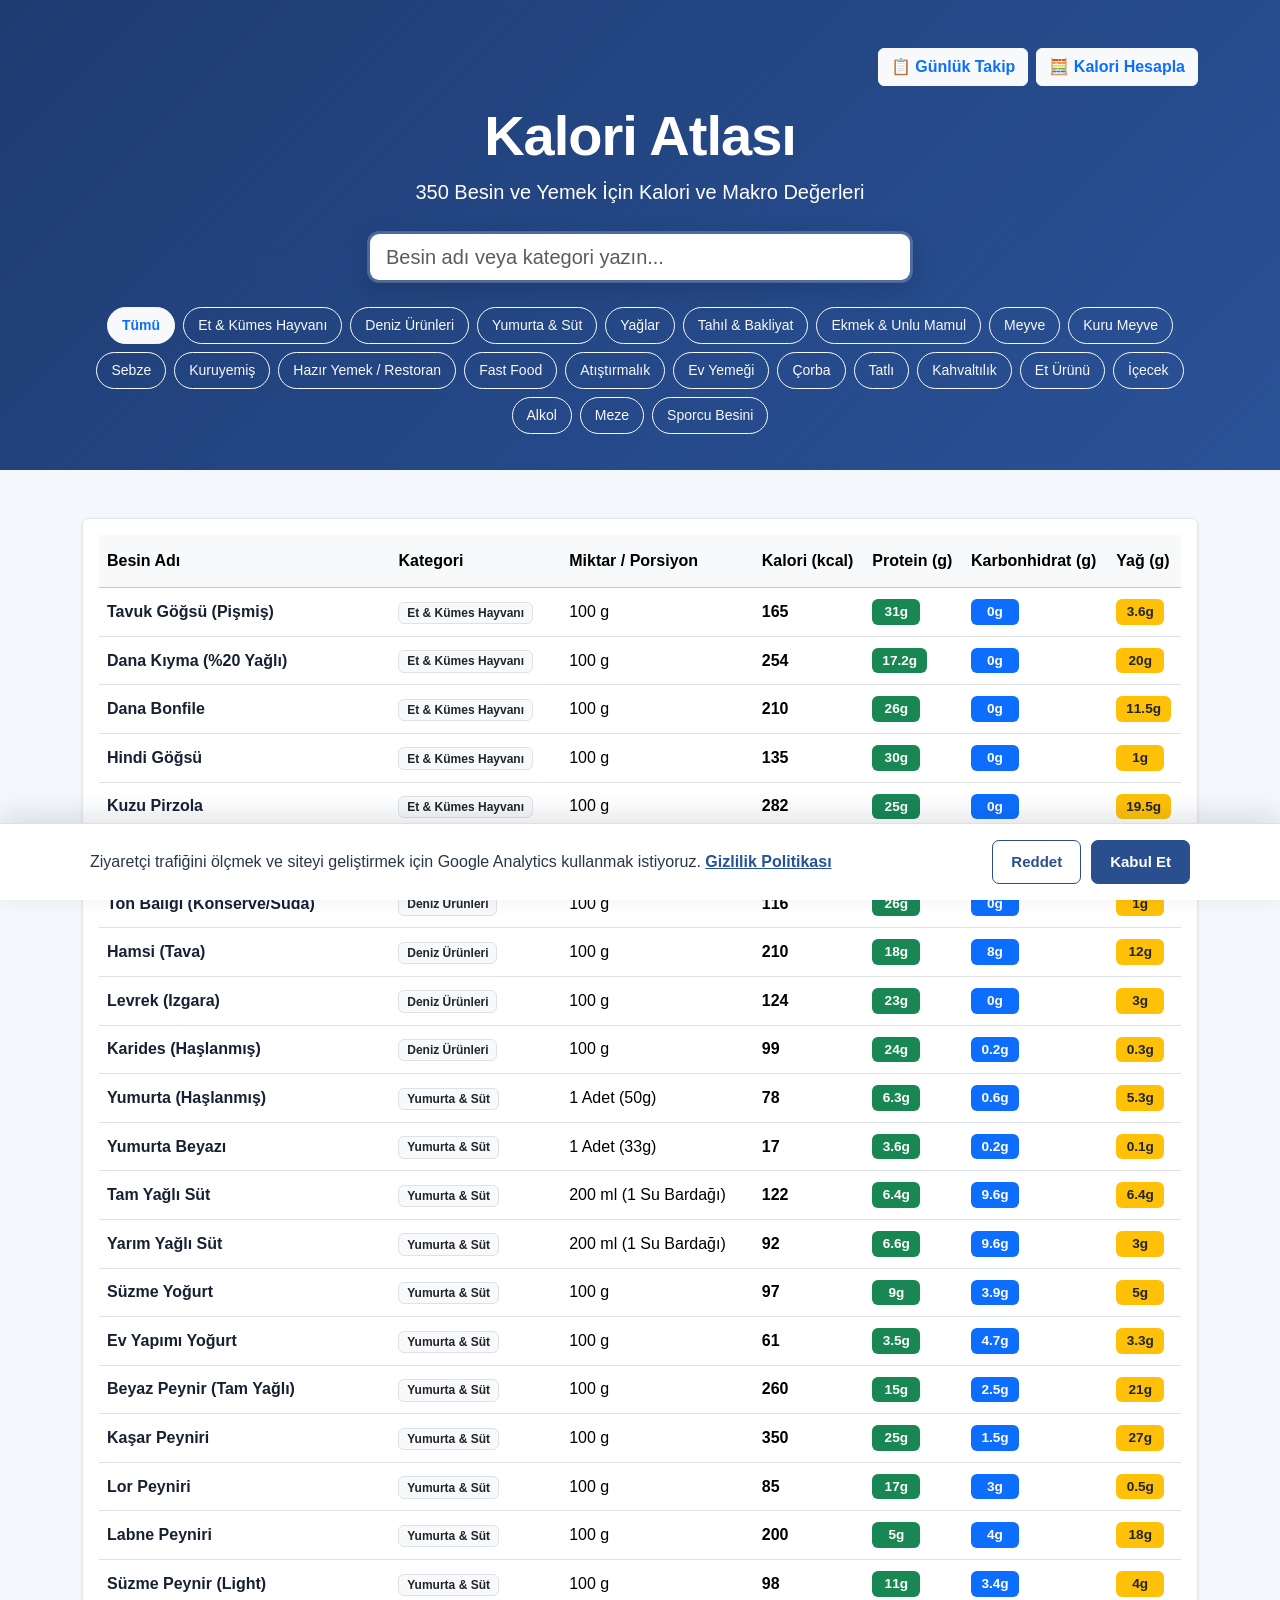
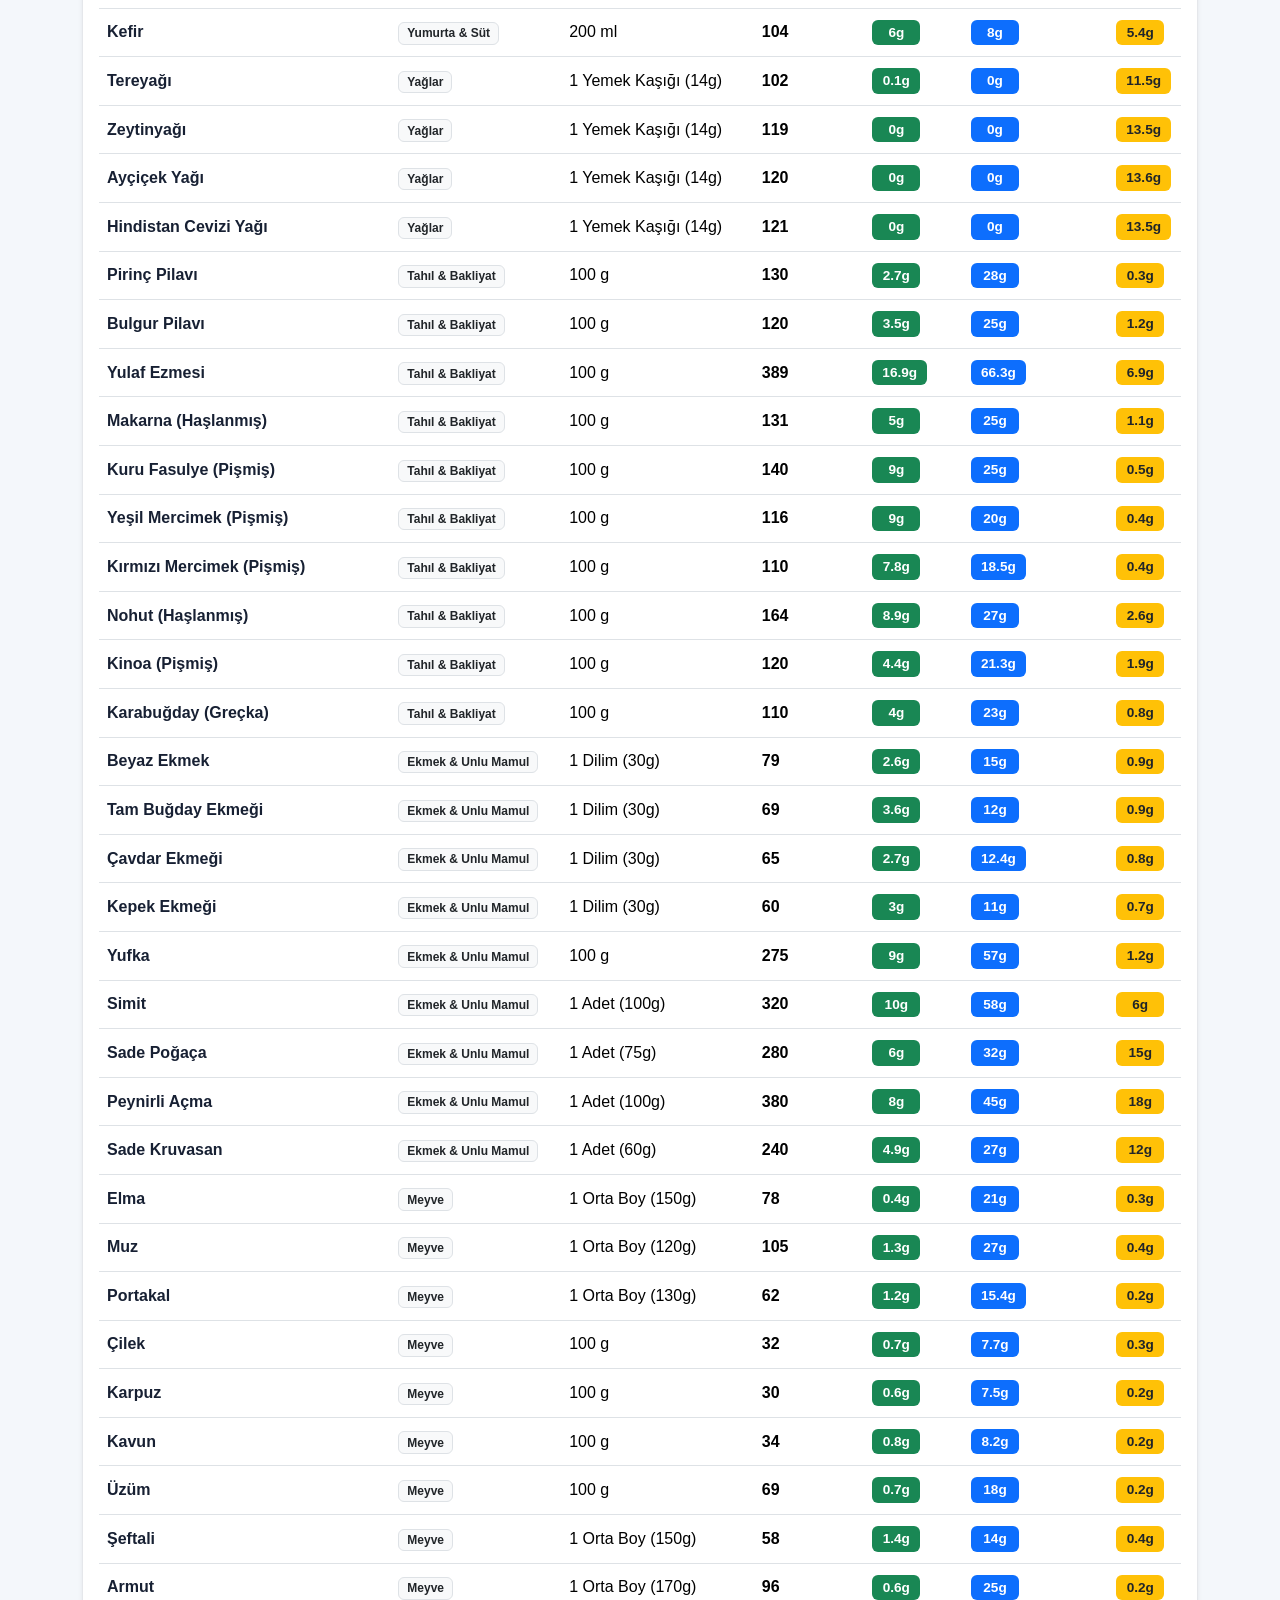
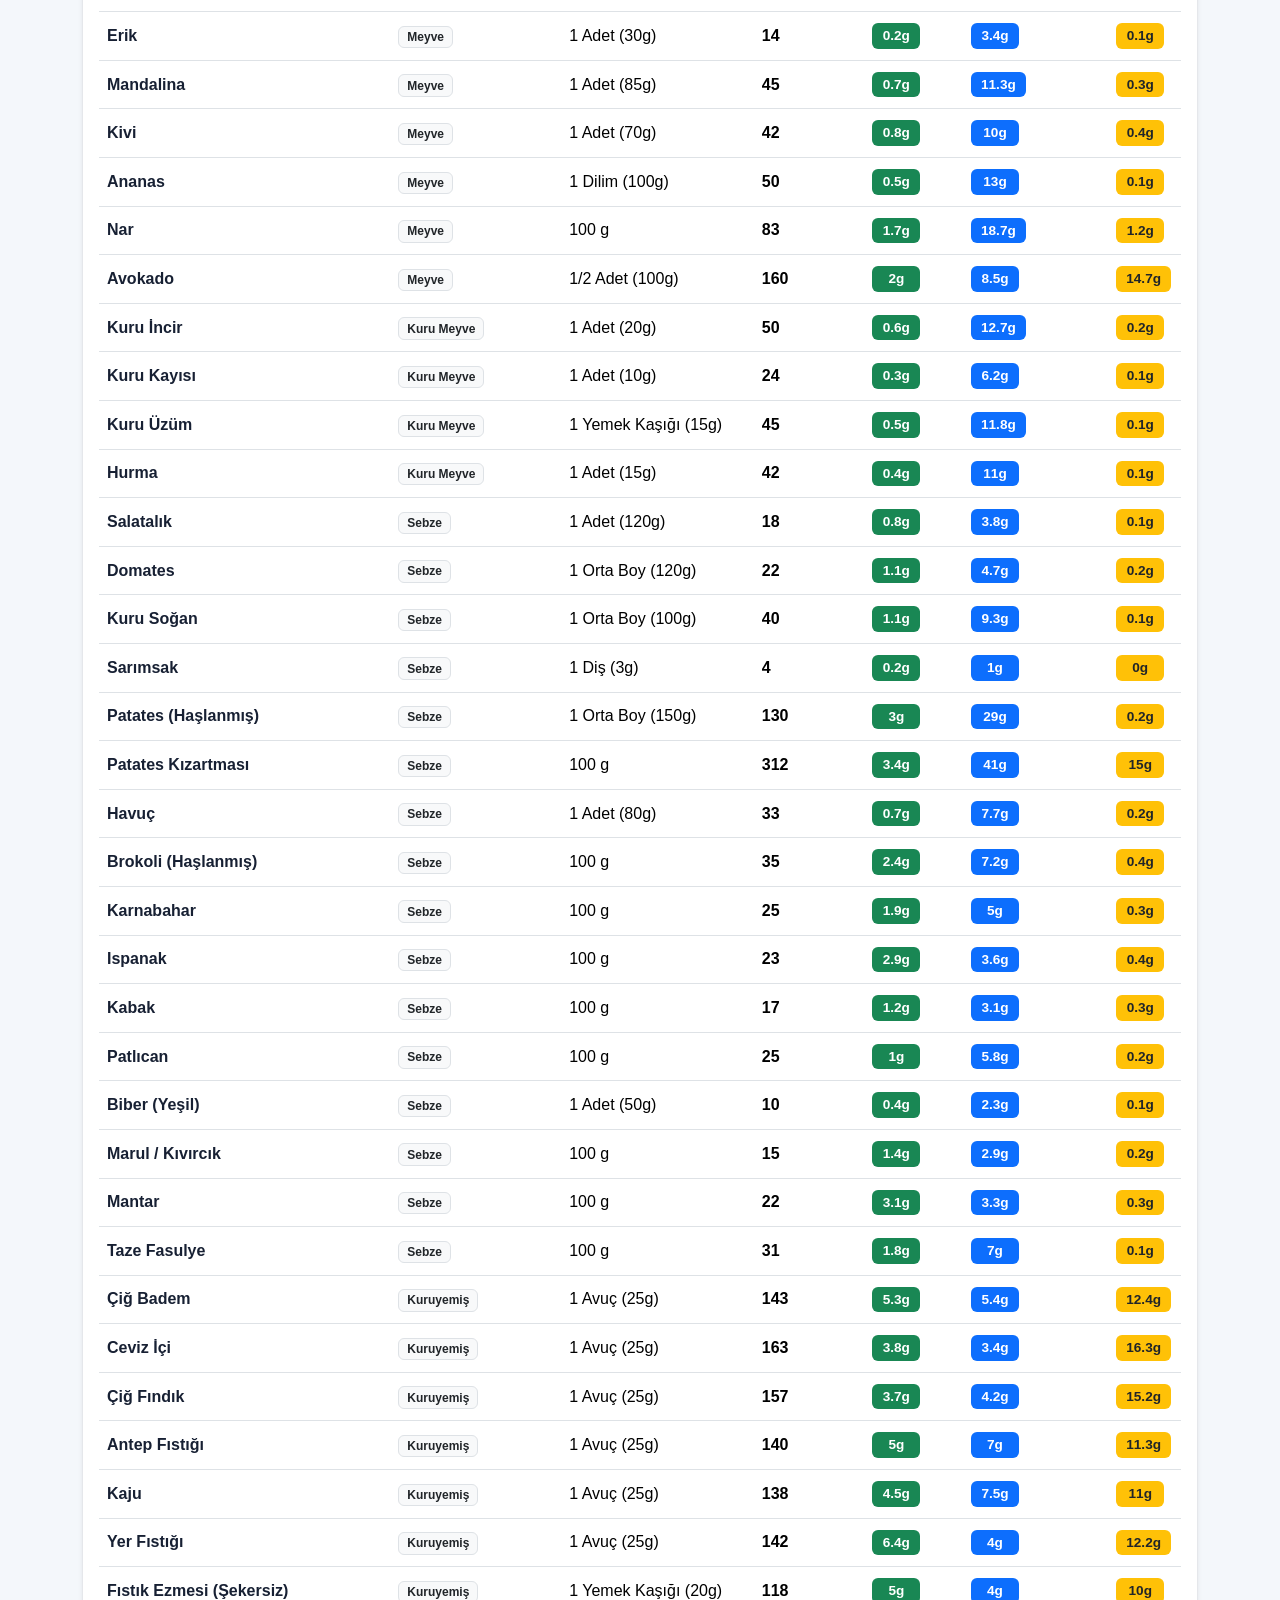
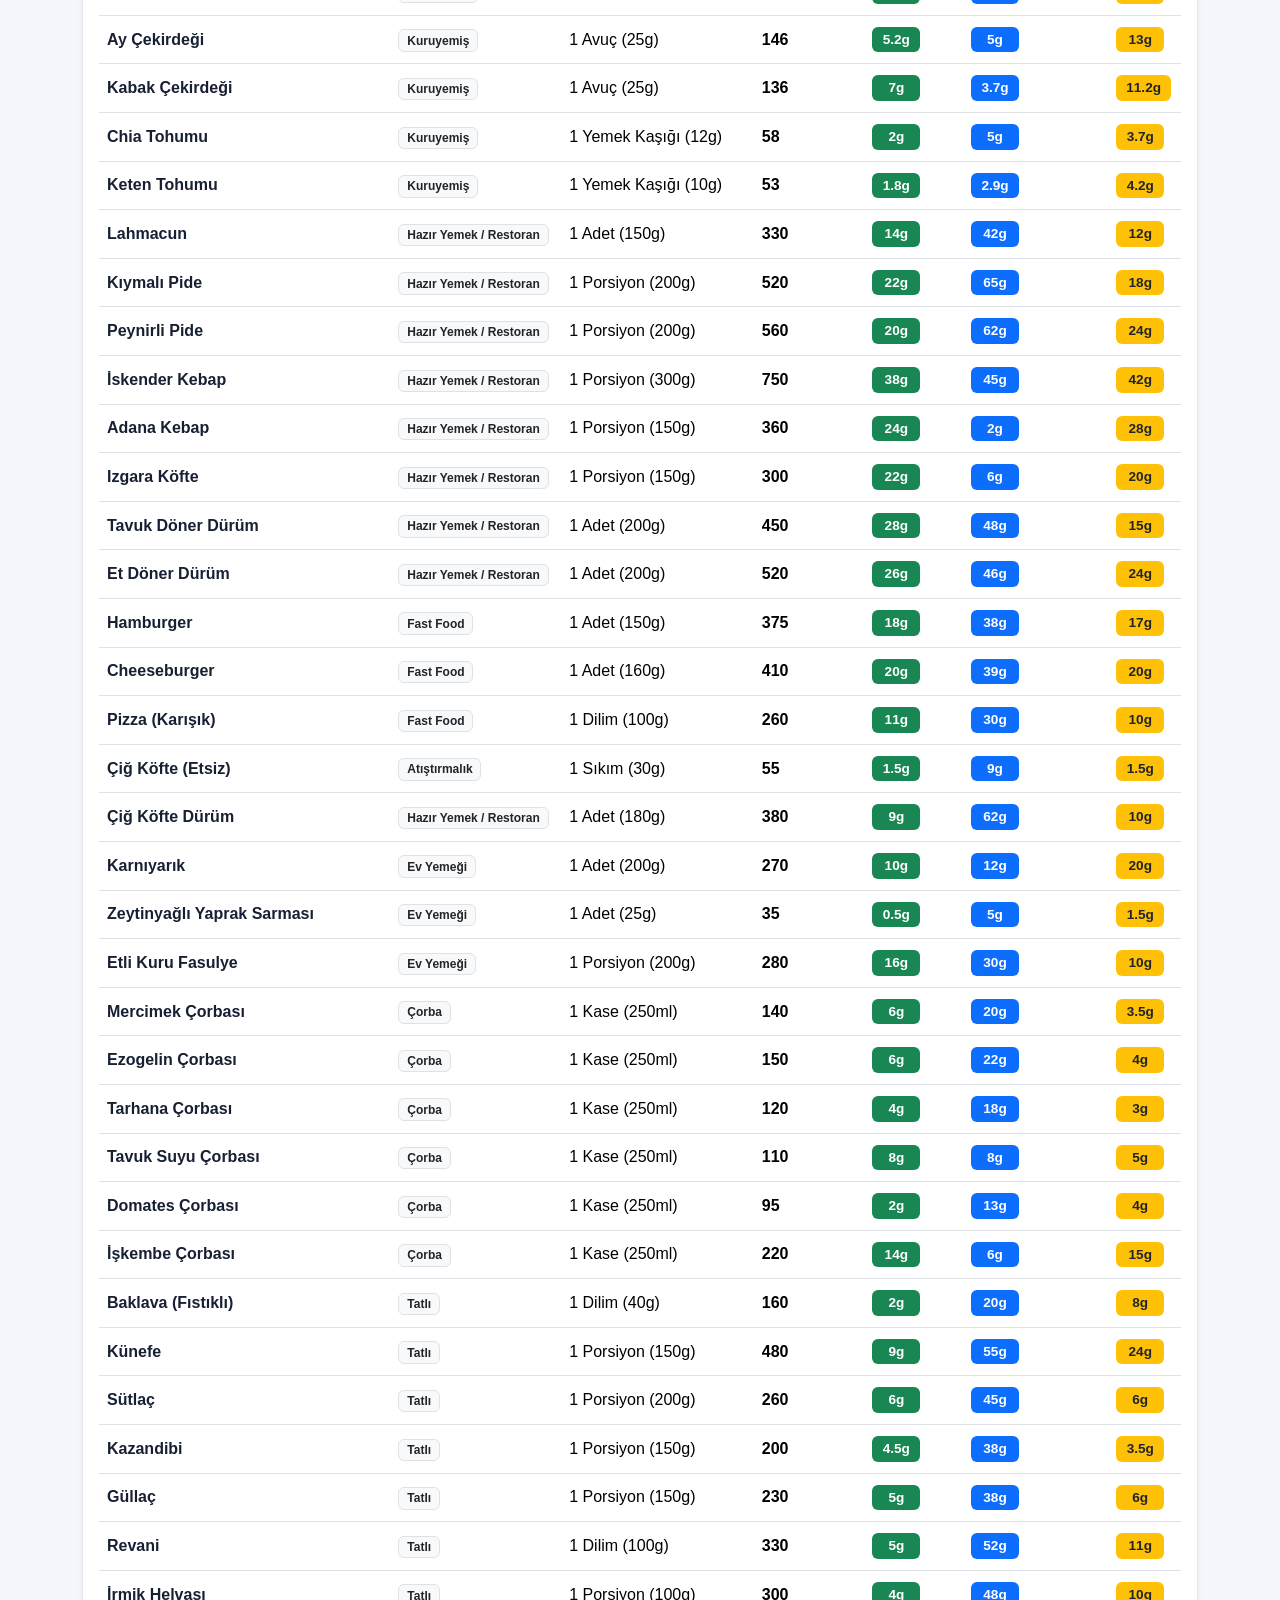
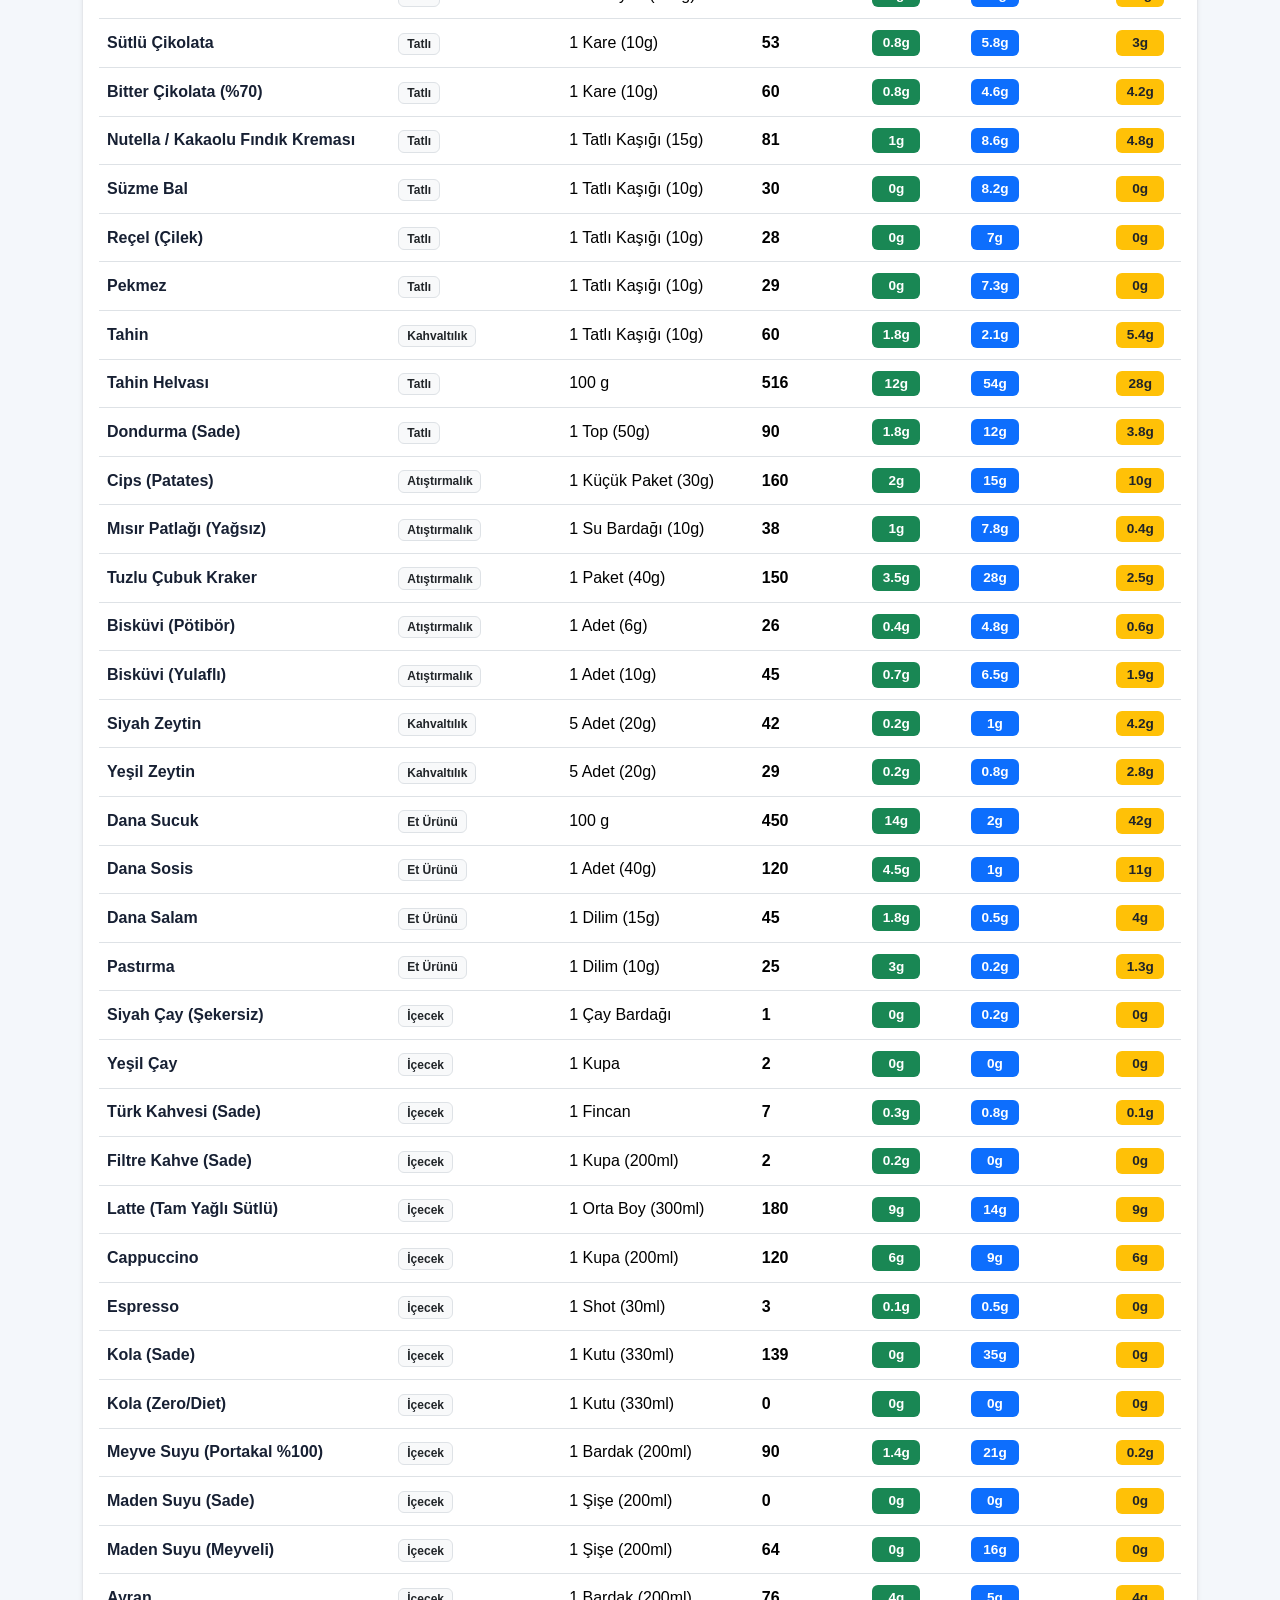
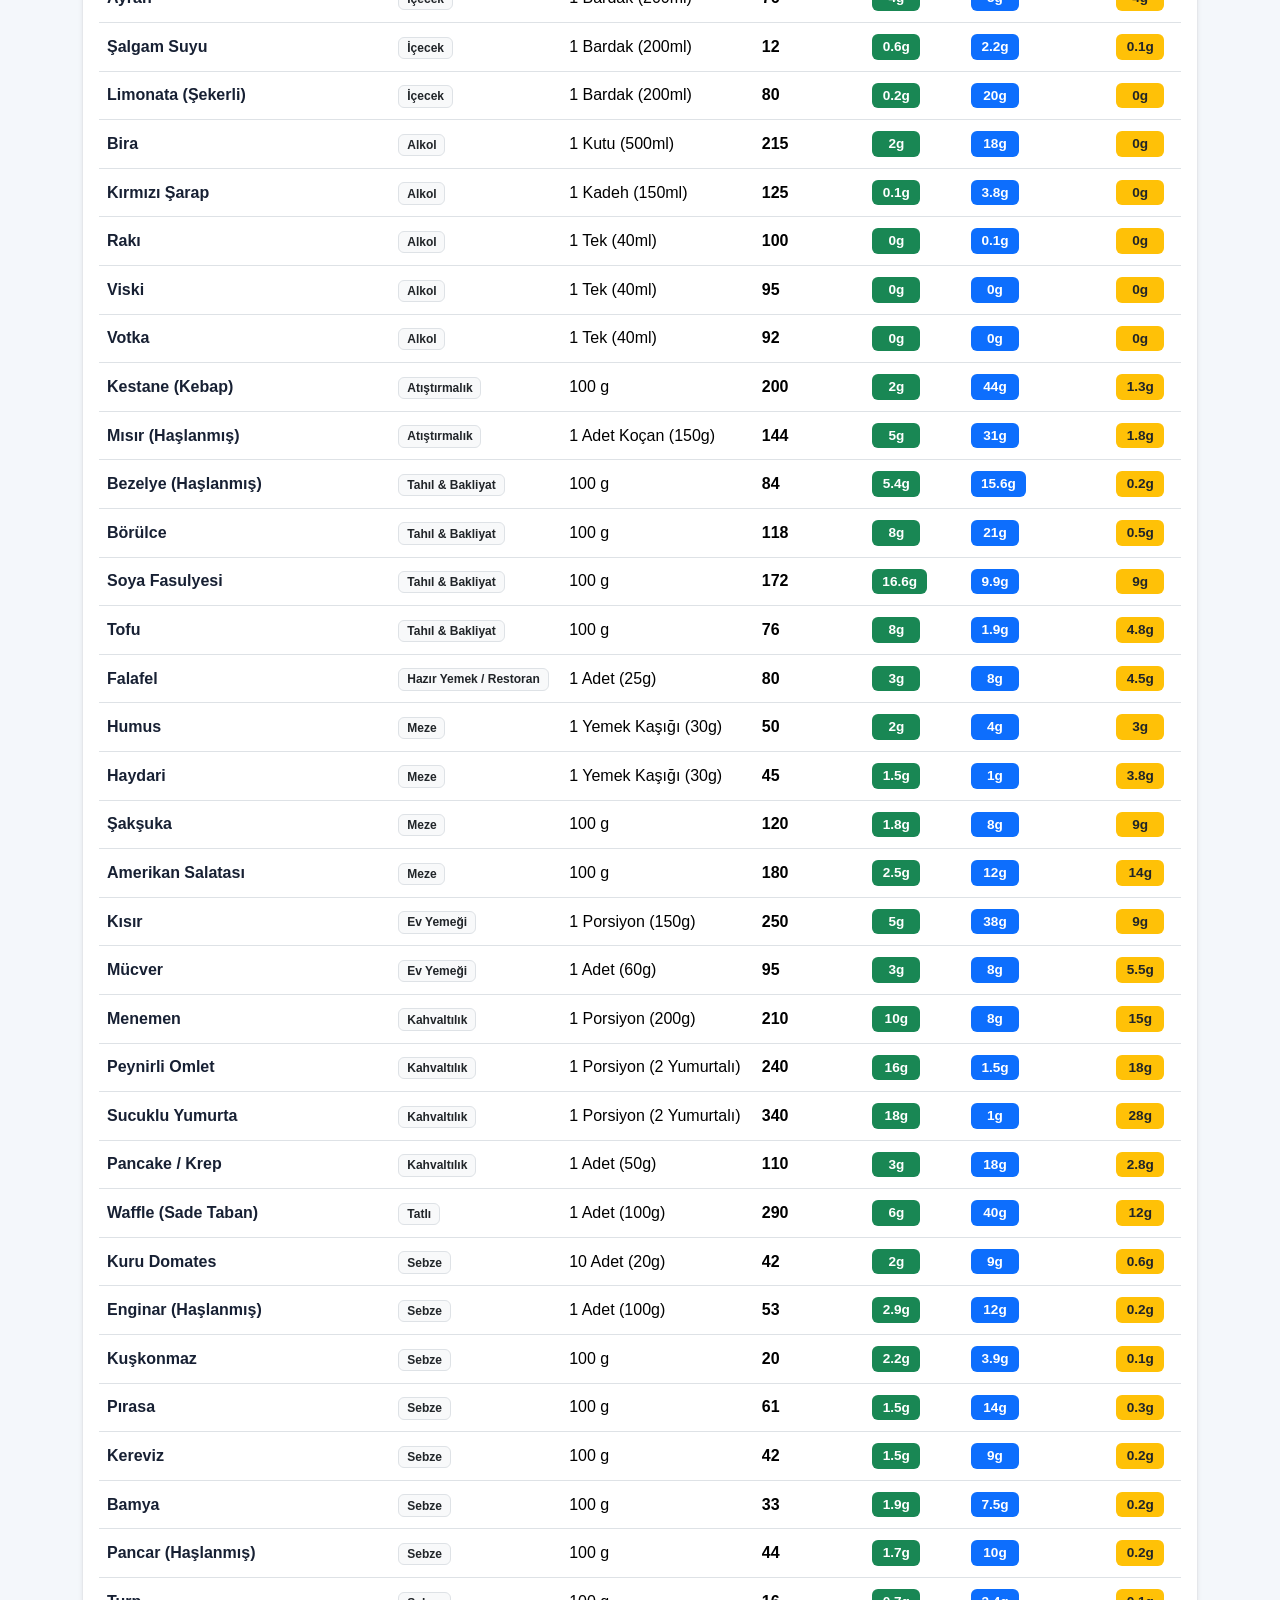
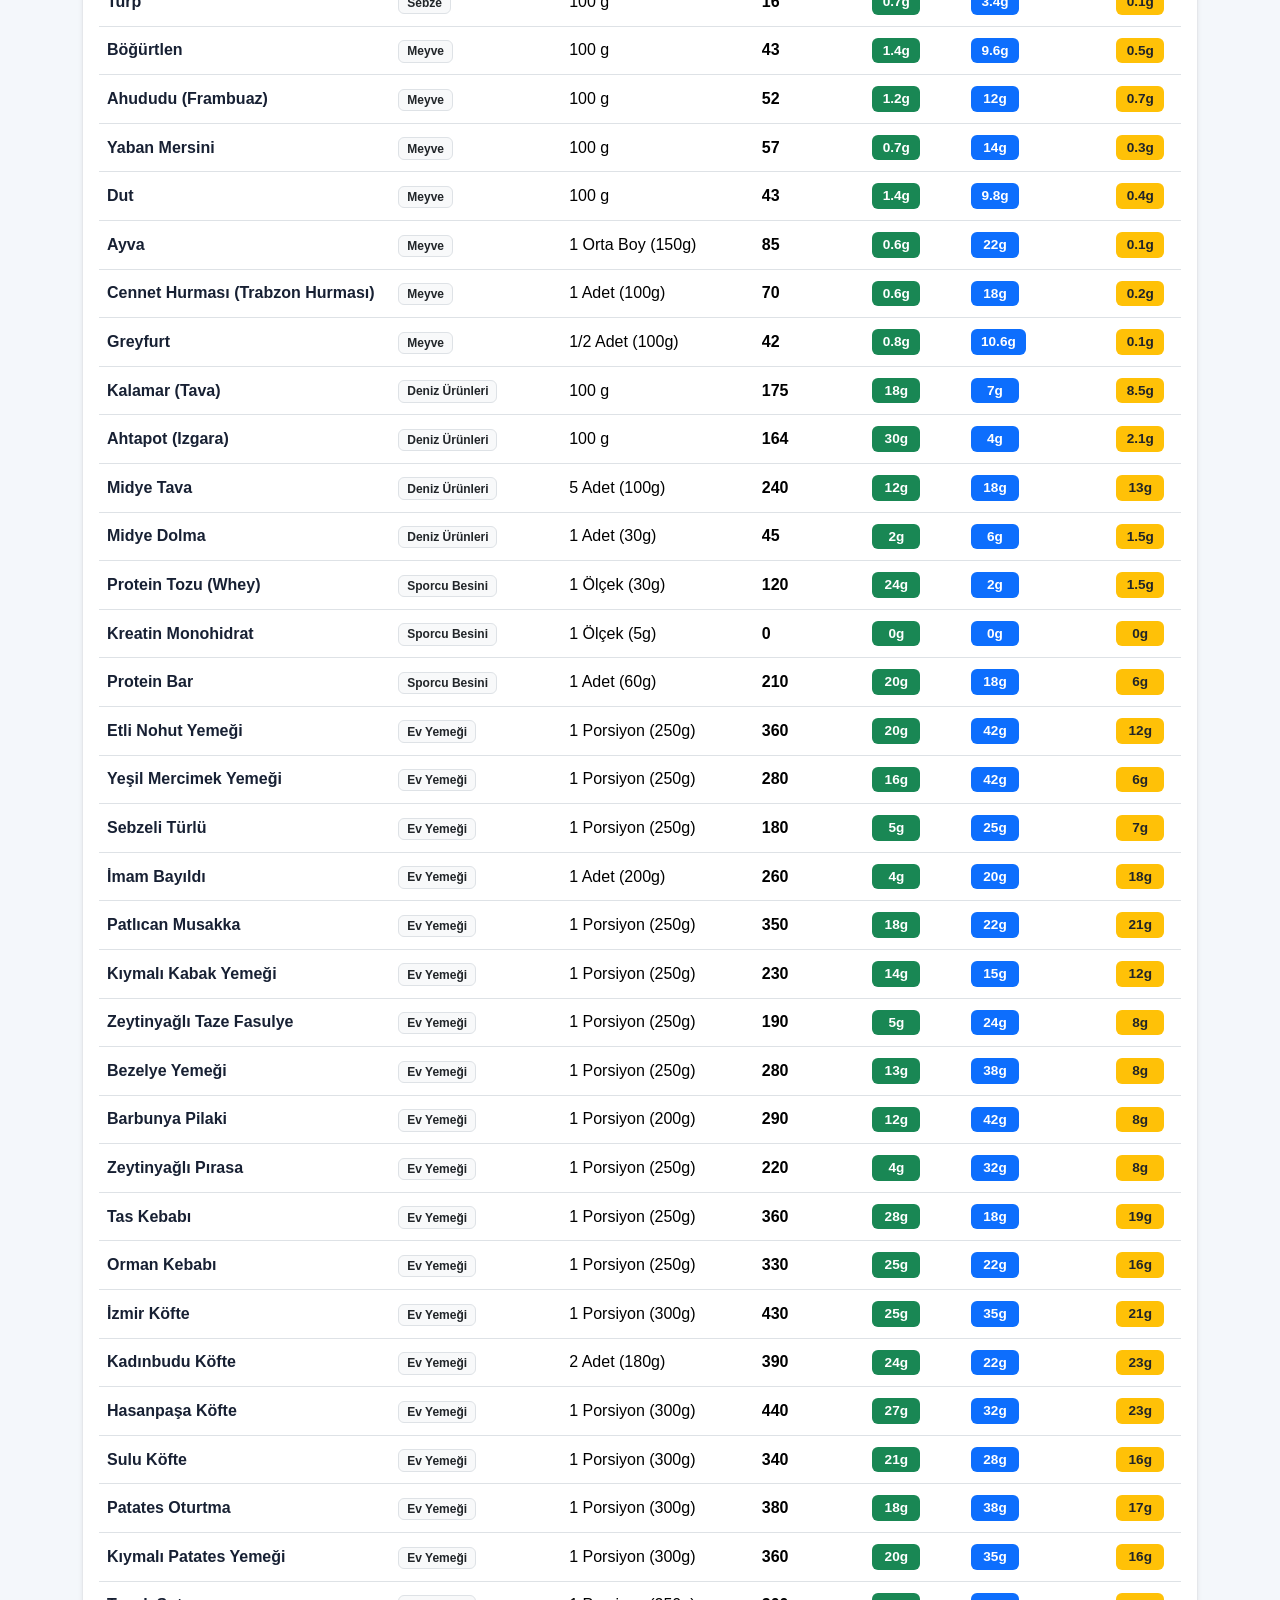
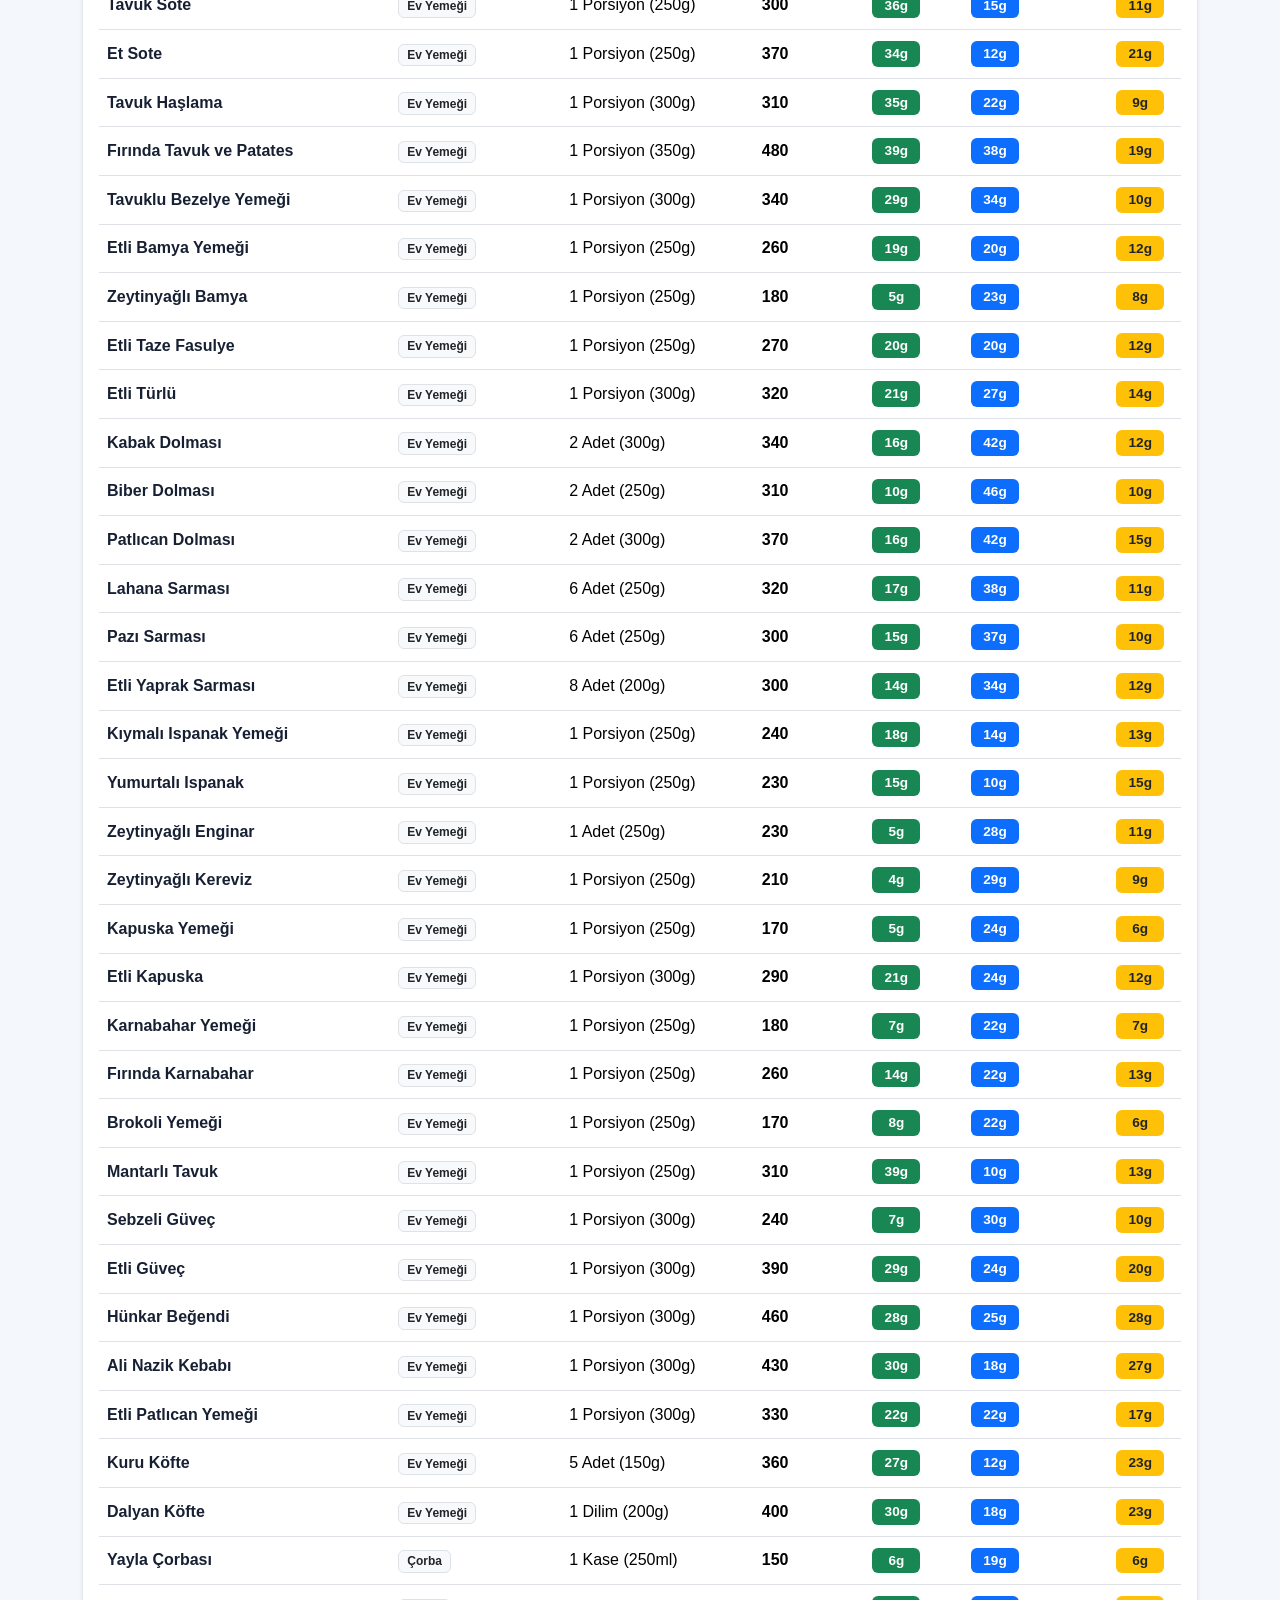
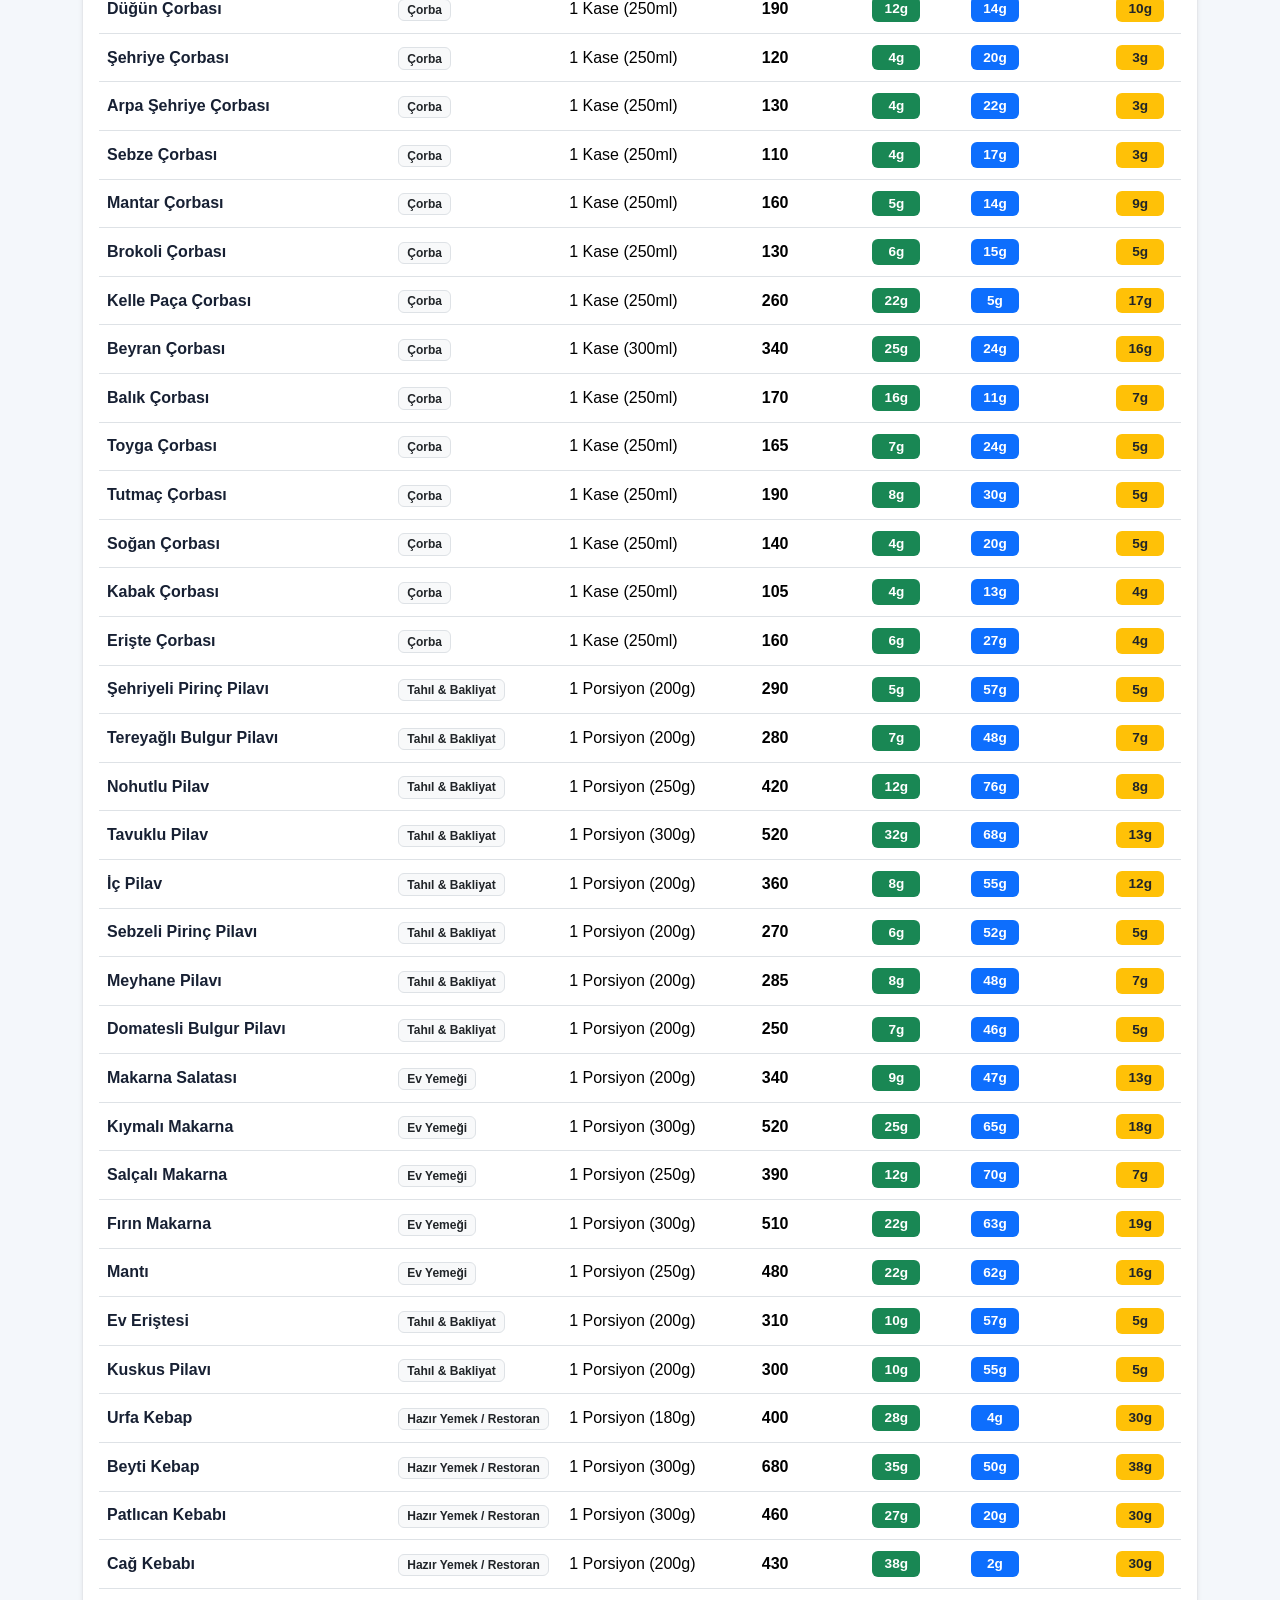
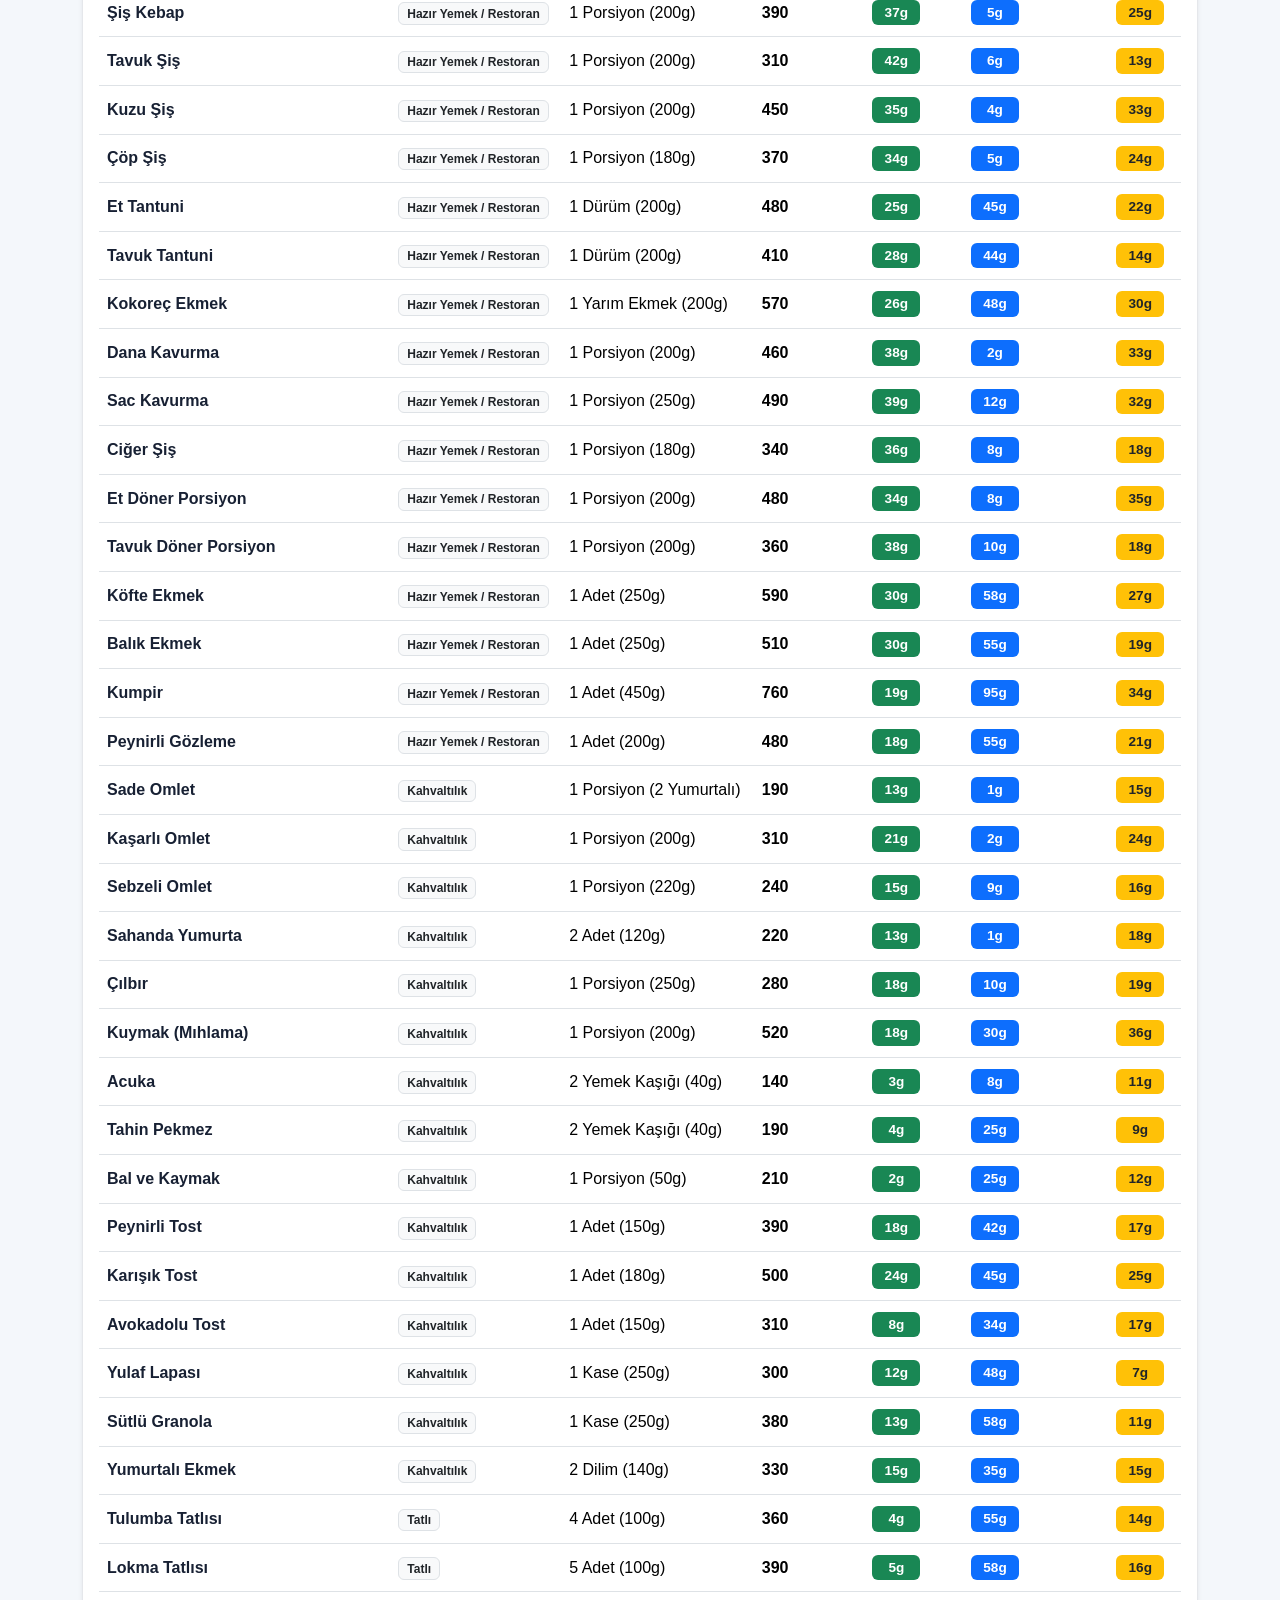
<file: index.html>
<!DOCTYPE html>
<html lang="tr">
<head>
  <meta charset="UTF-8">
  <meta name="viewport" content="width=device-width, initial-scale=1.0">
<meta name="google-adsense-account" content="ca-pub-2193918656039500">
  <title>Kalori Atlası | Besinlerin Kalori ve Makro Değerleri</title>

  <meta
    name="description"
    content="Yüzlerce besinin kalori, protein, karbonhidrat ve yağ değerlerini keşfedin. Besin arayın, kategorileri filtreleyin ve günlük kalori ihtiyacınızı hesaplayın."
  >

  <meta name="robots" content="index, follow">

  <link
    rel="canonical"
    href="https://www.kaloriatlas.com/"
  >

  <meta property="og:locale" content="tr_TR">
  <meta property="og:type" content="website">
  <meta property="og:site_name" content="Kalori Atlası">

  <meta
    property="og:title"
    content="Kalori Atlası | Besinlerin Kalori ve Makro Değerleri"
  >

  <meta
    property="og:description"
    content="Besinlerin kalori ve makro değerlerini keşfedin, günlük kalori ihtiyacınızı kolayca hesaplayın."
  >

  <meta
    property="og:url"
    content="https://www.kaloriatlas.com/"
  >

  <meta name="twitter:card" content="summary">

  <link
    href="https://cdn.jsdelivr.net/npm/bootstrap@5.3.0/dist/css/bootstrap.min.css"
    rel="stylesheet"
  >
  <link rel="stylesheet" href="style.css">
</head>

<body>
  <header class="hero-section text-center">
    <div class="container">
           <div class="d-flex justify-content-end gap-2 flex-wrap mb-3">
  <a
    href="gunluk-takip.html"
    class="btn btn-light fw-bold text-primary"
  >
    📋 Günlük Takip
  </a>

  <a
    href="hesaplayici.html"
    class="btn btn-light fw-bold text-primary"
  >
    🧮 Kalori Hesapla
  </a>
</div>
      <h1 class="display-4 fw-bold">Kalori Atlası</h1>

      <p class="lead">
        350 Besin ve Yemek İçin Kalori ve Makro Değerleri
      </p>

      <div class="row justify-content-center mt-4">
        <div class="col-md-6">
          <input
            type="text"
            id="searchInput"
            class="form-control form-control-lg"
            placeholder="Besin adı veya kategori yazın..."
            autocomplete="off"
          >
        </div>
      </div>
    </div>
      <div class="container mt-4">
    <div
      id="categoryFilters"
      class="d-flex flex-wrap justify-content-center gap-2"
    ></div>
  </div>
  </header>

  <main class="container my-5">
    <div class="row mb-5">
      <div class="col-12">
        <div class="table-responsive bg-white p-3 rounded shadow-sm">
          <table class="table table-hover align-middle mb-0">
            <thead class="table-light">
              <tr>
                <th>Besin Adı</th>
                <th>Kategori</th>
                <th>Miktar / Porsiyon</th>
                <th>Kalori (kcal)</th>
                <th>Protein (g)</th>
                <th>Karbonhidrat (g)</th>
                <th>Yağ (g)</th>
              </tr>
            </thead>

            <tbody id="resultsBody">
              <tr>
                <td colspan="7" class="text-center text-muted py-4">
                  Besin verileri yükleniyor...
                </td>
              </tr>
            </tbody>
          </table>
        </div>
      </div>
    </div>
  </main>

  <footer class="text-center py-4 text-muted border-top">
    <p class="mb-0">
      © 2026 Kalori Atlası — Tüm Hakları Saklıdır.
    </p>
            <div class="mt-2">
      <a href="/hakkimizda.html" class="text-muted me-3">
        Hakkımızda
      </a>

      <a href="/kaynaklar.html" class="text-muted me-3">
        Kaynaklar ve Metodoloji
      </a>

      <a href="/gizlilik.html" class="text-muted">
        Gizlilik Politikası
      </a>
    </div>
  </footer>
<script src="analytics.js"></script>
 <script src="script.js?v=4"></script>
</body>
</html>
</file>
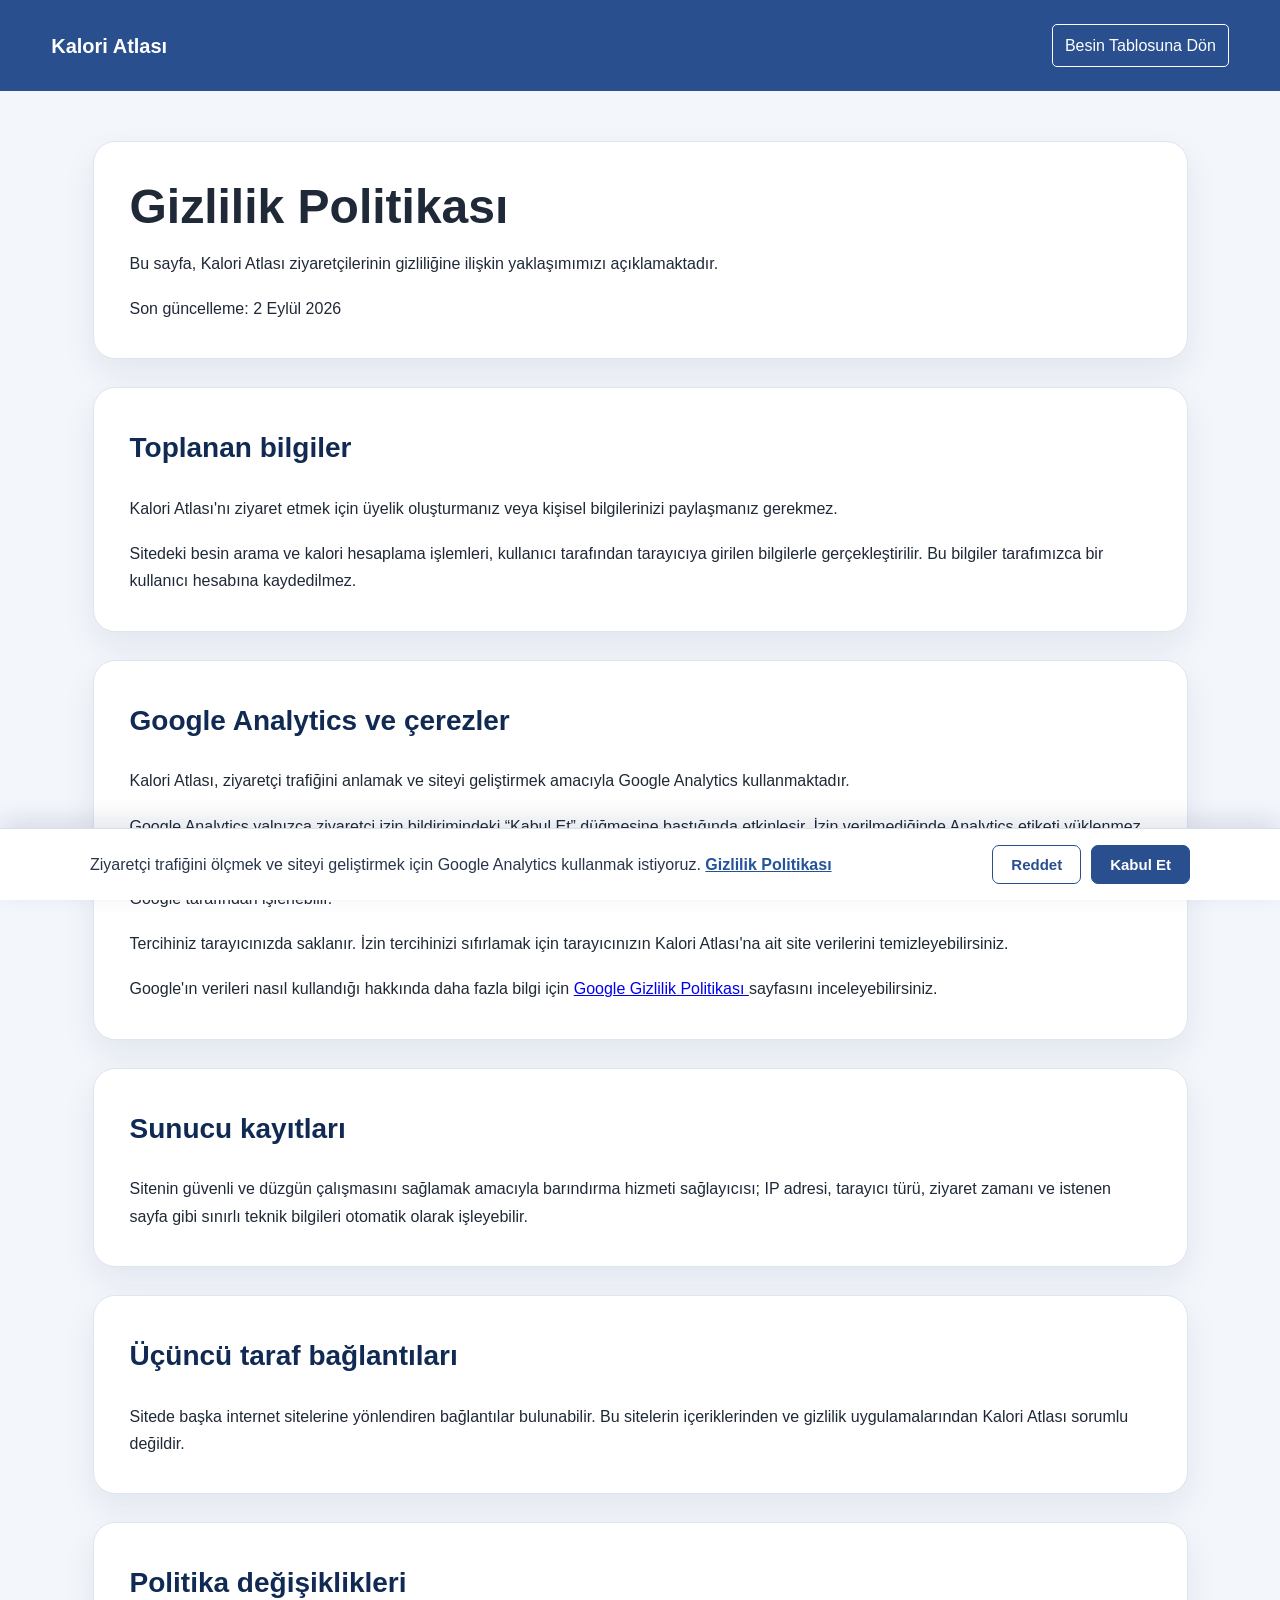
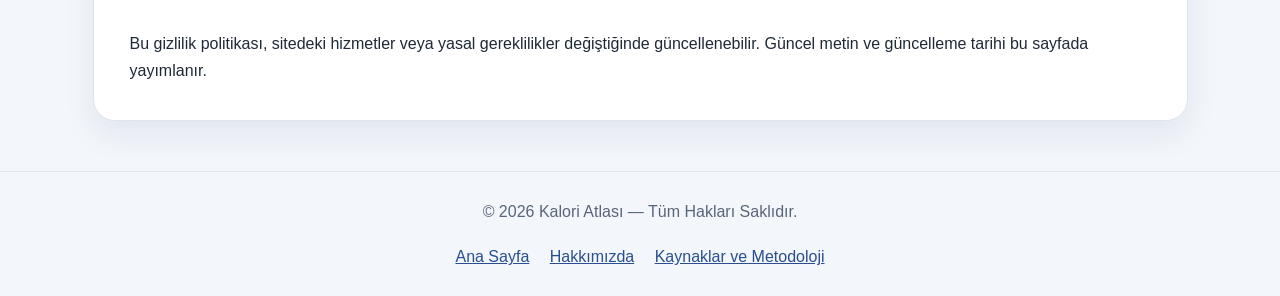
<file: gizlilik.html>
<!DOCTYPE html>
<html lang="tr">
<head>
  <meta charset="UTF-8">
  <meta name="viewport" content="width=device-width, initial-scale=1.0">

  <title>Gizlilik Politikası | Kalori Atlası</title>

  <meta
    name="description"
    content="Kalori Atlası gizlilik politikası; kullanıcı verileri, çerezler ve üçüncü taraf hizmetleri hakkındaki bilgiler."
  >

  <link
    rel="canonical"
    href="https://www.kaloriatlas.com/gizlilik.html"
  >

  <style>
    * {
      box-sizing: border-box;
    }

    body {
      margin: 0;
      background: #f3f6fb;
      color: #1f2937;
      font-family: Arial, sans-serif;
      line-height: 1.7;
    }

    header {
      background: #294f8f;
      color: white;
      padding: 24px 4%;
      display: flex;
      align-items: center;
      justify-content: space-between;
    }

    header a {
      color: white;
      text-decoration: none;
    }

    .site-name {
      font-size: 20px;
      font-weight: 700;
    }

    .back-link {
      border: 1px solid white;
      border-radius: 5px;
      padding: 7px 12px;
    }

    main {
      width: min(1095px, 92%);
      margin: 50px auto;
    }

    .card {
      margin-bottom: 28px;
      padding: 36px;
      background: white;
      border: 1px solid #dfe5ee;
      border-radius: 22px;
      box-shadow: 0 14px 32px rgba(29, 55, 95, 0.08);
    }

    h1 {
      margin: 0 0 14px;
      font-size: 48px;
      line-height: 1.2;
    }

    h2 {
      margin-top: 0;
      color: #102a54;
      font-size: 28px;
    }

    p {
      margin: 0 0 18px;
    }

    p:last-child {
      margin-bottom: 0;
    }

    ul {
      margin-bottom: 0;
      padding-left: 22px;
    }

    footer {
      padding: 26px;
      border-top: 1px solid #dfe5ee;
      color: #596579;
      text-align: center;
    }

    footer a {
      margin: 0 8px;
      color: #294f8f;
    }

    @media (max-width: 600px) {
      header {
        padding: 20px;
      }

      main {
        margin: 28px auto;
      }

      .card {
        padding: 24px;
        border-radius: 16px;
      }

      h1 {
        font-size: 34px;
      }

      h2 {
        font-size: 24px;
      }
    }
  </style>
</head>

<body>
  <header>
    <a href="/" class="site-name">Kalori Atlası</a>

    <a href="/" class="back-link">
      Besin Tablosuna Dön
    </a>
  </header>

  <main>
    <section class="card">
      <h1>Gizlilik Politikası</h1>

      <p>
        Bu sayfa, Kalori Atlası ziyaretçilerinin gizliliğine ilişkin
        yaklaşımımızı açıklamaktadır.
      </p>

      <p>
        Son güncelleme: 2 Eylül 2026
      </p>
    </section>

    <section class="card">
      <h2>Toplanan bilgiler</h2>

      <p>
        Kalori Atlası'nı ziyaret etmek için üyelik oluşturmanız veya
        kişisel bilgilerinizi paylaşmanız gerekmez.
      </p>

      <p>
        Sitedeki besin arama ve kalori hesaplama işlemleri, kullanıcı
        tarafından tarayıcıya girilen bilgilerle gerçekleştirilir.
        Bu bilgiler tarafımızca bir kullanıcı hesabına kaydedilmez.
      </p>
    </section>

    <section class="card">
  <h2>Google Analytics ve çerezler</h2>

  <p>
    Kalori Atlası, ziyaretçi trafiğini anlamak ve siteyi geliştirmek
    amacıyla Google Analytics kullanmaktadır.
  </p>

  <p>
    Google Analytics yalnızca ziyaretçi izin bildirimindeki
    “Kabul Et” düğmesine bastığında etkinleşir. İzin verilmediğinde
    Analytics etiketi yüklenmez.
  </p>

  <p>
    İzin verilmesi hâlinde ziyaret edilen sayfalar, yaklaşık konum,
    cihaz ve tarayıcı bilgileri ile site üzerindeki etkileşimler gibi
    teknik kullanım verileri Google tarafından işlenebilir.
  </p>

  <p>
    Tercihiniz tarayıcınızda saklanır. İzin tercihinizi sıfırlamak için
    tarayıcınızın Kalori Atlası'na ait site verilerini temizleyebilirsiniz.
  </p>

  <p>
    Google'ın verileri nasıl kullandığı hakkında daha fazla bilgi için
    <a
      href="https://policies.google.com/privacy"
      target="_blank"
      rel="noopener noreferrer"
    >
      Google Gizlilik Politikası
    </a>
    sayfasını inceleyebilirsiniz.
  </p>
</section>
    <section class="card">
      <h2>Sunucu kayıtları</h2>

      <p>
        Sitenin güvenli ve düzgün çalışmasını sağlamak amacıyla barındırma
        hizmeti sağlayıcısı; IP adresi, tarayıcı türü, ziyaret zamanı ve
        istenen sayfa gibi sınırlı teknik bilgileri otomatik olarak
        işleyebilir.
      </p>
    </section>

    <section class="card">
      <h2>Üçüncü taraf bağlantıları</h2>

      <p>
        Sitede başka internet sitelerine yönlendiren bağlantılar
        bulunabilir. Bu sitelerin içeriklerinden ve gizlilik
        uygulamalarından Kalori Atlası sorumlu değildir.
      </p>
    </section>

    <section class="card">
      <h2>Politika değişiklikleri</h2>

      <p>
        Bu gizlilik politikası, sitedeki hizmetler veya yasal
        gereklilikler değiştiğinde güncellenebilir. Güncel metin ve
        güncelleme tarihi bu sayfada yayımlanır.
      </p>
    </section>
  </main>

  <footer>
    <p>© 2026 Kalori Atlası — Tüm Hakları Saklıdır.</p>

    <a href="/">Ana Sayfa</a>
    <a href="/hakkimizda.html">Hakkımızda</a>
    <a href="/kaynaklar.html">Kaynaklar ve Metodoloji</a>
  </footer>
  <script src="analytics.js"></script>
</body>
</html>
</file>
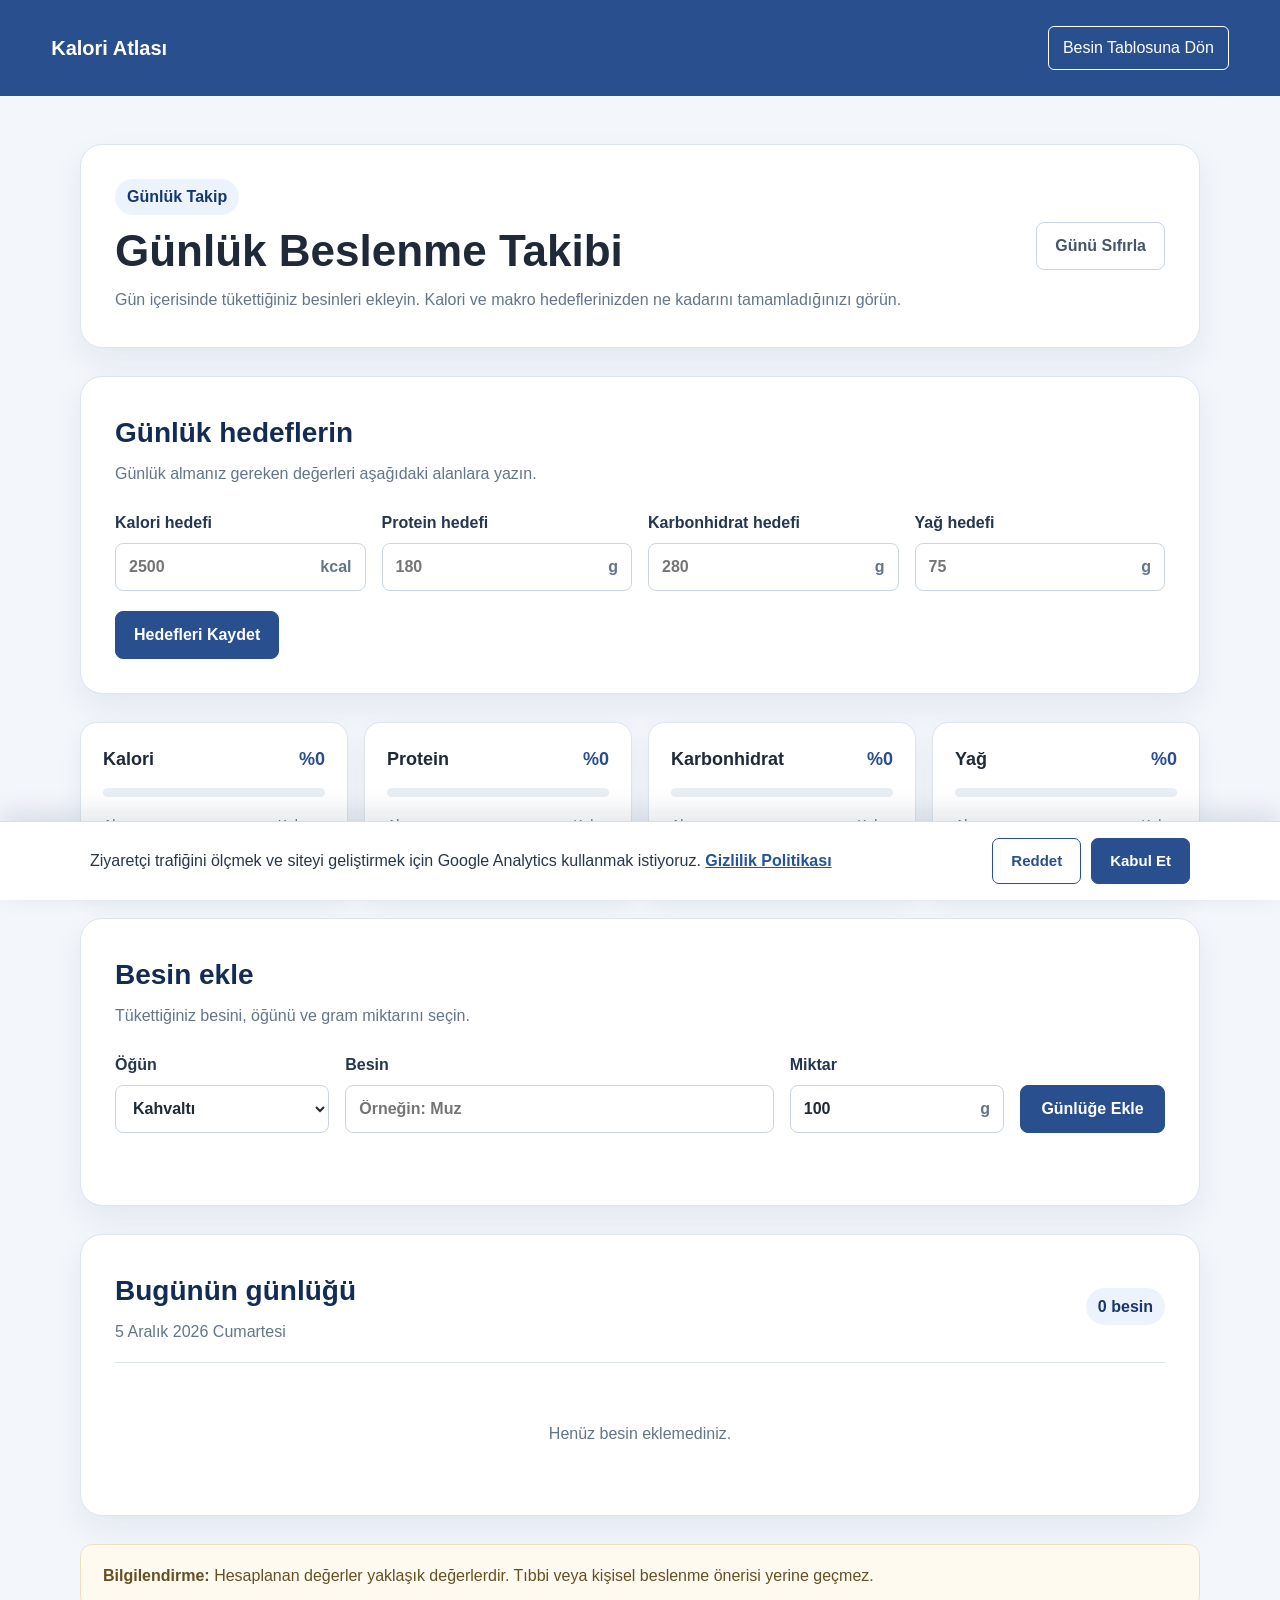
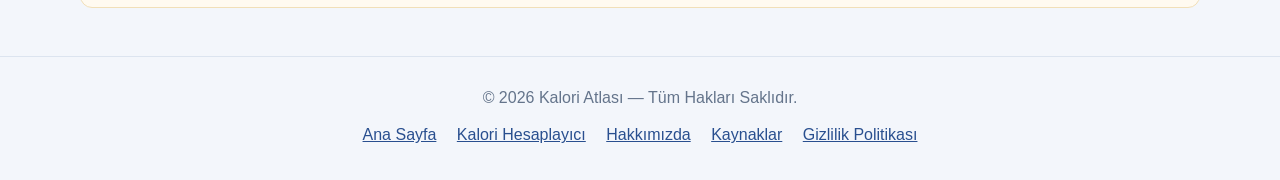
<file: gunluk-takip.html>
<!DOCTYPE html>
<html lang="tr">
<head>
  <meta charset="UTF-8">

  <meta
    name="viewport"
    content="width=device-width, initial-scale=1.0"
  >

  <meta
    name="google-adsense-account"
    content="ca-pub-2193918656039500"
  >

  <title>Günlük Beslenme Takibi | Kalori Atlası</title>

  <meta
    name="description"
    content="Günlük tükettiğiniz besinleri ekleyin; kalori, protein, karbonhidrat ve yağ hedeflerinizden ne kadar kaldığını takip edin."
  >

  <link
    rel="canonical"
    href="https://www.kaloriatlas.com/gunluk-takip.html"
  >

  <link rel="stylesheet" href="gunluk-takip.css">
</head>

<body>
  <header class="site-header">
    <a href="/" class="site-name">
      Kalori Atlası
    </a>

    <a href="/" class="back-link">
      Besin Tablosuna Dön
    </a>
  </header>

  <main class="tracker-container">
    <section class="intro-card">
      <div>
        <span class="page-label">Günlük Takip</span>

        <h1>Günlük Beslenme Takibi</h1>

        <p>
          Gün içerisinde tükettiğiniz besinleri ekleyin. Kalori ve
          makro hedeflerinizden ne kadarını tamamladığınızı görün.
        </p>
      </div>

      <button id="reset-day-button" class="secondary-button" type="button">
        Günü Sıfırla
      </button>
    </section>

    <section class="section-card">
      <div class="section-heading">
        <div>
          <h2>Günlük hedeflerin</h2>

          <p>
            Günlük almanız gereken değerleri aşağıdaki alanlara yazın.
          </p>
        </div>
      </div>

      <form id="target-form" class="target-grid">
        <label>
          Kalori hedefi
          <span class="input-with-unit">
            <input
              id="target-calories"
              type="number"
              min="0"
              step="1"
              placeholder="2500"
              required
            >
            <span>kcal</span>
          </span>
        </label>

        <label>
          Protein hedefi
          <span class="input-with-unit">
            <input
              id="target-protein"
              type="number"
              min="0"
              step="1"
              placeholder="180"
              required
            >
            <span>g</span>
          </span>
        </label>

        <label>
          Karbonhidrat hedefi
          <span class="input-with-unit">
            <input
              id="target-carbs"
              type="number"
              min="0"
              step="1"
              placeholder="280"
              required
            >
            <span>g</span>
          </span>
        </label>

        <label>
          Yağ hedefi
          <span class="input-with-unit">
            <input
              id="target-fat"
              type="number"
              min="0"
              step="1"
              placeholder="75"
              required
            >
            <span>g</span>
          </span>
        </label>

        <button class="primary-button save-target-button" type="submit">
          Hedefleri Kaydet
        </button>
      </form>
    </section>

    <section class="summary-grid" aria-label="Günlük beslenme özeti">
      <article class="summary-card calories-card">
        <div class="summary-title">
          <span>Kalori</span>
          <strong id="calories-percent">%0</strong>
        </div>

        <div class="progress-track">
          <div id="calories-progress" class="progress-value"></div>
        </div>

        <div class="summary-values">
          <p>
            Alınan
            <strong id="calories-consumed">0 kcal</strong>
          </p>

          <p>
            Kalan
            <strong id="calories-remaining">0 kcal</strong>
          </p>
        </div>
      </article>

      <article class="summary-card protein-card">
        <div class="summary-title">
          <span>Protein</span>
          <strong id="protein-percent">%0</strong>
        </div>

        <div class="progress-track">
          <div id="protein-progress" class="progress-value"></div>
        </div>

        <div class="summary-values">
          <p>
            Alınan
            <strong id="protein-consumed">0 g</strong>
          </p>

          <p>
            Kalan
            <strong id="protein-remaining">0 g</strong>
          </p>
        </div>
      </article>

      <article class="summary-card carbs-card">
        <div class="summary-title">
          <span>Karbonhidrat</span>
          <strong id="carbs-percent">%0</strong>
        </div>

        <div class="progress-track">
          <div id="carbs-progress" class="progress-value"></div>
        </div>

        <div class="summary-values">
          <p>
            Alınan
            <strong id="carbs-consumed">0 g</strong>
          </p>

          <p>
            Kalan
            <strong id="carbs-remaining">0 g</strong>
          </p>
        </div>
      </article>

      <article class="summary-card fat-card">
        <div class="summary-title">
          <span>Yağ</span>
          <strong id="fat-percent">%0</strong>
        </div>

        <div class="progress-track">
          <div id="fat-progress" class="progress-value"></div>
        </div>

        <div class="summary-values">
          <p>
            Alınan
            <strong id="fat-consumed">0 g</strong>
          </p>

          <p>
            Kalan
            <strong id="fat-remaining">0 g</strong>
          </p>
        </div>
      </article>
    </section>

    <section class="section-card">
      <div class="section-heading">
        <div>
          <h2>Besin ekle</h2>

          <p>
            Tükettiğiniz besini, öğünü ve gram miktarını seçin.
          </p>
        </div>
      </div>

      <form id="food-form" class="food-form">
        <label>
          Öğün
          <select id="meal-select">
            <option value="Kahvaltı">Kahvaltı</option>
            <option value="Öğle Yemeği">Öğle Yemeği</option>
            <option value="Akşam Yemeği">Akşam Yemeği</option>
            <option value="Ara Öğün">Ara Öğün</option>
          </select>
        </label>

        <label class="food-search-field">
          Besin
          <input
            id="food-search"
            type="text"
            list="food-options"
            placeholder="Örneğin: Muz"
            autocomplete="off"
            required
          >
          <datalist id="food-options"></datalist>
        </label>

        <label>
          Miktar
          <span class="input-with-unit">
            <input
              id="food-amount"
              type="number"
              min="1"
              step="1"
              value="100"
              required
            >
            <span>g</span>
          </span>
        </label>

        <button class="primary-button add-food-button" type="submit">
          Günlüğe Ekle
        </button>
      </form>

      <p id="form-message" class="form-message" aria-live="polite"></p>
    </section>

    <section class="section-card">
      <div class="section-heading diary-heading">
        <div>
          <h2>Bugünün günlüğü</h2>

          <p id="diary-date"></p>
        </div>

        <strong id="entry-count">0 besin</strong>
      </div>

      <div id="empty-diary" class="empty-diary">
        Henüz besin eklemediniz.
      </div>

      <div id="diary-list" class="diary-list"></div>
    </section>

    <section class="information-note">
      <strong>Bilgilendirme:</strong>
      Hesaplanan değerler yaklaşık değerlerdir. Tıbbi veya kişisel
      beslenme önerisi yerine geçmez.
    </section>
  </main>

  <footer>
    <p>© 2026 Kalori Atlası — Tüm Hakları Saklıdır.</p>

    <div>
      <a href="/">Ana Sayfa</a>
      <a href="/hesaplayici.html">Kalori Hesaplayıcı</a>
      <a href="/hakkimizda.html">Hakkımızda</a>
      <a href="/kaynaklar.html">Kaynaklar</a>
      <a href="/gizlilik.html">Gizlilik Politikası</a>
    </div>
  </footer>

  <script src="analytics.js"></script>
  <script src="gunluk-takip.js"></script>
</body>
</html>
</file>
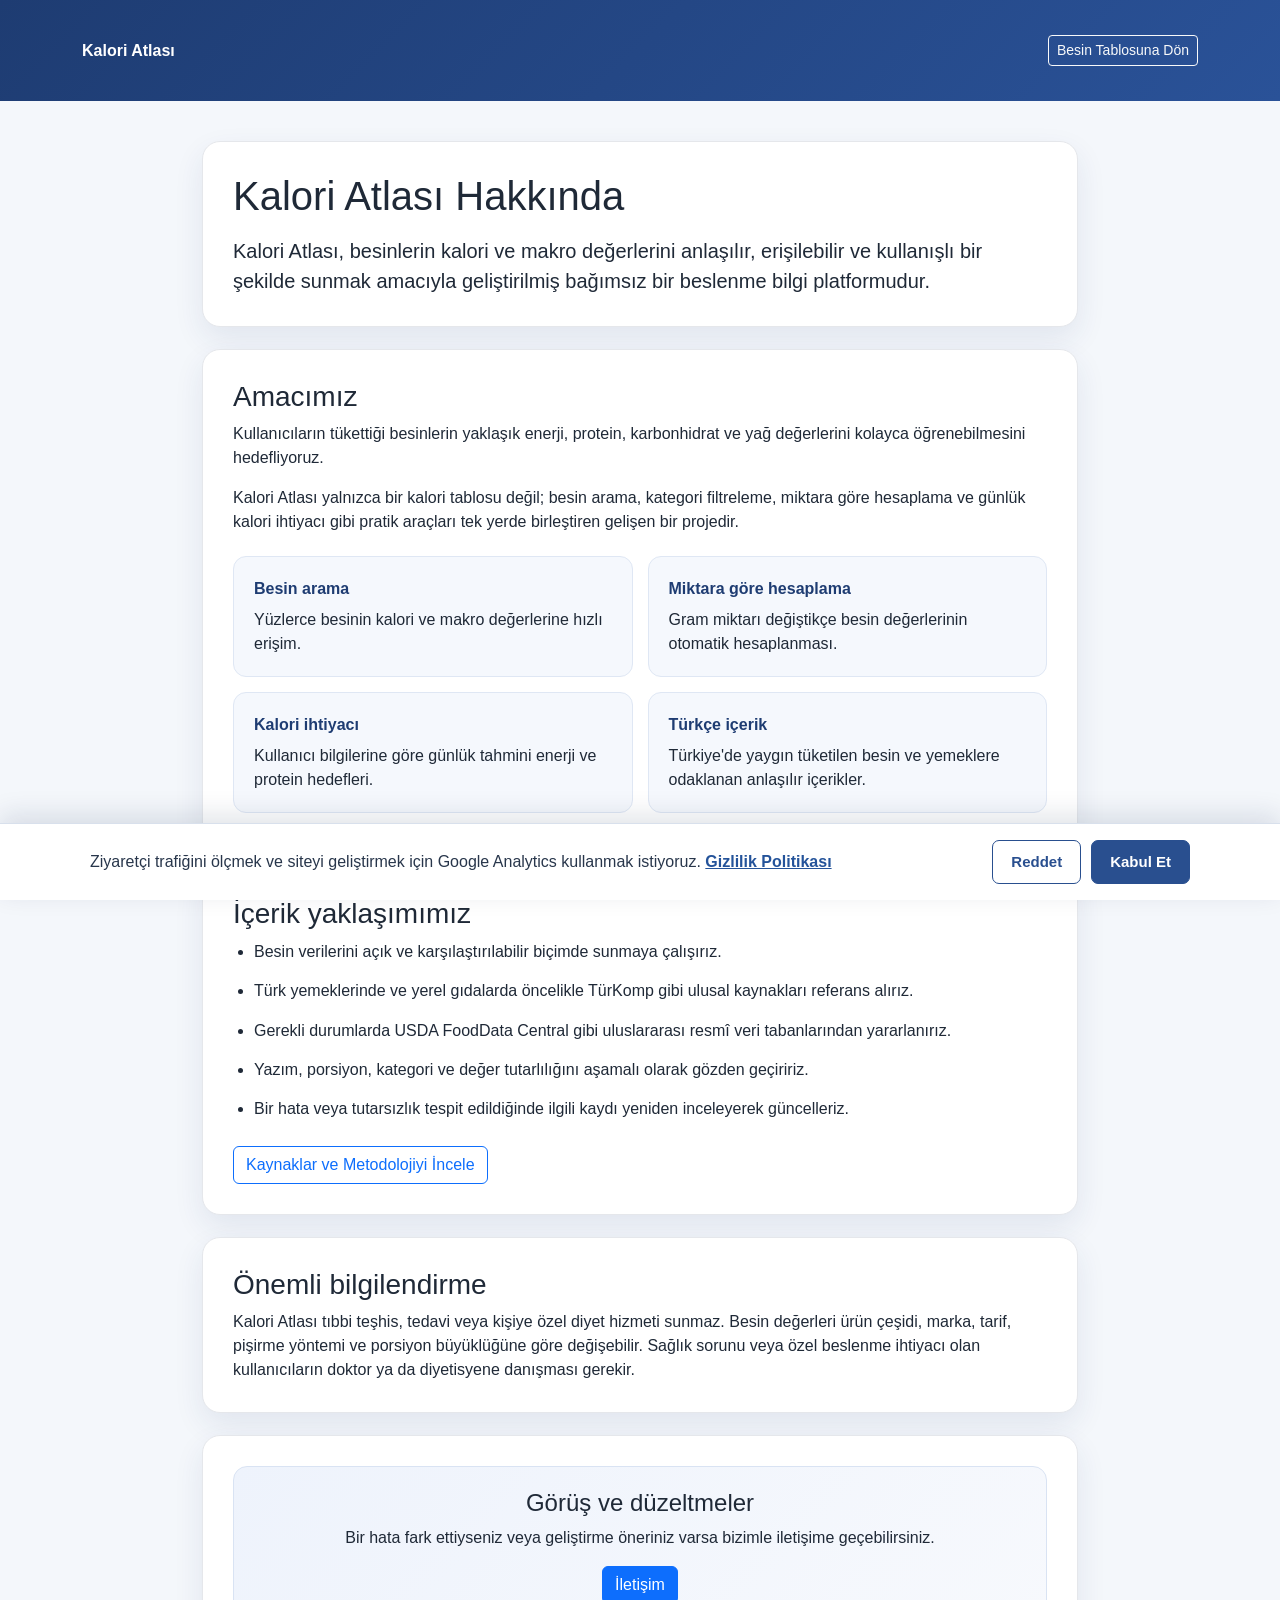
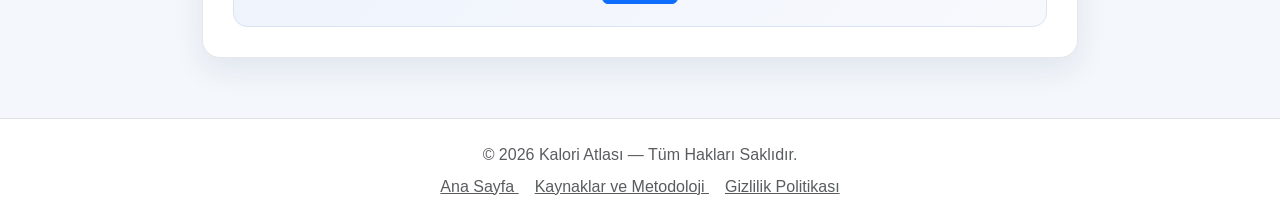
<file: hakkimizda.html>
<!DOCTYPE html>
<html lang="tr">
<head>
  <meta charset="UTF-8">

  <meta
    name="viewport"
    content="width=device-width, initial-scale=1.0"
  >

  <title>Hakkımızda | Kalori Atlası</title>

  <meta
    name="description"
    content="Kalori Atlası'nın amacı, besin verileri, içerik yaklaşımı ve kullanıcılarına sunduğu araçlar hakkında bilgi edinin."
  >

  <meta name="robots" content="index, follow">

  <link
    rel="canonical"
    href="https://www.kaloriatlas.com/hakkimizda.html"
  >

  <meta property="og:locale" content="tr_TR">
  <meta property="og:type" content="website">
  <meta property="og:site_name" content="Kalori Atlası">

  <meta
    property="og:title"
    content="Hakkımızda | Kalori Atlası"
  >

  <meta
    property="og:description"
    content="Kalori Atlası'nın amacı ve içerik yaklaşımı hakkında bilgi edinin."
  >

  <meta
    property="og:url"
    content="https://www.kaloriatlas.com/hakkimizda.html"
  >

  <link
    href="https://cdn.jsdelivr.net/npm/bootstrap@5.3.0/dist/css/bootstrap.min.css"
    rel="stylesheet"
  >

  <link rel="stylesheet" href="style.css">

  <style>
    .about-hero {
      padding: 35px 0;
    }

    .about-page {
      max-width: 900px;
      margin: 40px auto 60px;
    }

    .about-card {
      margin-bottom: 22px;
      padding: 30px;
      background: white;
      border: 1px solid #e5e7eb;
      border-radius: 18px;
      box-shadow: 0 12px 30px rgba(30, 60, 114, 0.09);
    }

    .feature-grid {
      display: grid;
      grid-template-columns: repeat(2, 1fr);
      gap: 15px;
      margin-top: 22px;
    }

    .feature-item {
      padding: 20px;
      background: #f5f8fd;
      border: 1px solid #dfe7f4;
      border-radius: 13px;
    }

    .feature-item strong {
      display: block;
      margin-bottom: 7px;
      color: #1e3c72;
    }

    .about-list {
      margin-bottom: 0;
      padding-left: 21px;
    }

    .about-list li {
      margin-bottom: 12px;
      line-height: 1.7;
    }

    .about-list li:last-child {
      margin-bottom: 0;
    }

    .contact-box {
      padding: 22px;
      text-align: center;
      background: linear-gradient(135deg, #eef3fc, #f7f9fd);
      border: 1px solid #d9e3f3;
      border-radius: 14px;
    }

    @media (max-width: 768px) {
      .about-page {
        margin-top: 24px;
      }

      .about-card {
        padding: 20px;
      }

      .feature-grid {
        grid-template-columns: 1fr;
      }
    }
  </style>
</head>

<body>
  <header class="hero-section about-hero">
    <div class="container">
      <div class="d-flex justify-content-between align-items-center">
        <a
          href="/"
          class="text-white text-decoration-none fw-bold"
        >
          Kalori Atlası
        </a>

        <a
          href="/"
          class="btn btn-outline-light btn-sm"
        >
          Besin Tablosuna Dön
        </a>
      </div>
    </div>
  </header>

  <main class="container about-page">
    <section class="about-card">
      <h1 class="mb-3">
        Kalori Atlası Hakkında
      </h1>

      <p class="lead mb-0">
        Kalori Atlası, besinlerin kalori ve makro değerlerini
        anlaşılır, erişilebilir ve kullanışlı bir şekilde sunmak
        amacıyla geliştirilmiş bağımsız bir beslenme bilgi
        platformudur.
      </p>
    </section>

    <section class="about-card">
      <h2 class="h3">
        Amacımız
      </h2>

      <p>
        Kullanıcıların tükettiği besinlerin yaklaşık enerji,
        protein, karbonhidrat ve yağ değerlerini kolayca
        öğrenebilmesini hedefliyoruz.
      </p>

      <p class="mb-0">
        Kalori Atlası yalnızca bir kalori tablosu değil; besin
        arama, kategori filtreleme, miktara göre hesaplama ve
        günlük kalori ihtiyacı gibi pratik araçları tek yerde
        birleştiren gelişen bir projedir.
      </p>

      <div class="feature-grid">
        <div class="feature-item">
          <strong>Besin arama</strong>
          Yüzlerce besinin kalori ve makro değerlerine hızlı erişim.
        </div>

        <div class="feature-item">
          <strong>Miktara göre hesaplama</strong>
          Gram miktarı değiştikçe besin değerlerinin otomatik
          hesaplanması.
        </div>

        <div class="feature-item">
          <strong>Kalori ihtiyacı</strong>
          Kullanıcı bilgilerine göre günlük tahmini enerji ve
          protein hedefleri.
        </div>

        <div class="feature-item">
          <strong>Türkçe içerik</strong>
          Türkiye'de yaygın tüketilen besin ve yemeklere odaklanan
          anlaşılır içerikler.
        </div>
      </div>
    </section>

    <section class="about-card">
      <h2 class="h3">
        İçerik yaklaşımımız
      </h2>

      <ul class="about-list">
        <li>
          Besin verilerini açık ve karşılaştırılabilir biçimde
          sunmaya çalışırız.
        </li>

        <li>
          Türk yemeklerinde ve yerel gıdalarda öncelikle TürKomp
          gibi ulusal kaynakları referans alırız.
        </li>

        <li>
          Gerekli durumlarda USDA FoodData Central gibi uluslararası
          resmî veri tabanlarından yararlanırız.
        </li>

        <li>
          Yazım, porsiyon, kategori ve değer tutarlılığını aşamalı
          olarak gözden geçiririz.
        </li>

        <li>
          Bir hata veya tutarsızlık tespit edildiğinde ilgili kaydı
          yeniden inceleyerek güncelleriz.
        </li>
      </ul>

      <a
        href="/kaynaklar.html"
        class="btn btn-outline-primary mt-4"
      >
        Kaynaklar ve Metodolojiyi İncele
      </a>
    </section>

    <section class="about-card">
      <h2 class="h3">
        Önemli bilgilendirme
      </h2>

      <p class="mb-0">
        Kalori Atlası tıbbi teşhis, tedavi veya kişiye özel
        diyet hizmeti sunmaz. Besin değerleri ürün çeşidi, marka,
        tarif, pişirme yöntemi ve porsiyon büyüklüğüne göre
        değişebilir. Sağlık sorunu veya özel beslenme ihtiyacı
        olan kullanıcıların doktor ya da diyetisyene danışması
        gerekir.
      </p>
    </section>

    <section class="about-card">
      <div class="contact-box">
        <h2 class="h4">
          Görüş ve düzeltmeler
        </h2>

        <p>
          Bir hata fark ettiyseniz veya geliştirme öneriniz varsa
          bizimle iletişime geçebilirsiniz.
        </p>

        <a
          href="/iletisim.html"
          class="btn btn-primary"
        >
          İletişim
        </a>
      </div>
    </section>
  </main>

  <footer class="text-center py-4 text-muted border-top">
    <p class="mb-0">
      © 2026 Kalori Atlası — Tüm Hakları Saklıdır.
    </p>

    <div class="mt-2">
  <a href="/" class="text-muted me-3">
    Ana Sayfa
  </a>

  <a href="/kaynaklar.html" class="text-muted me-3">
    Kaynaklar ve Metodoloji
  </a>

  <a href="/gizlilik.html" class="text-muted">
    Gizlilik Politikası
  </a>
</div>
  </footer>
  <script src="analytics.js"></script>
</body>
</html>
</file>
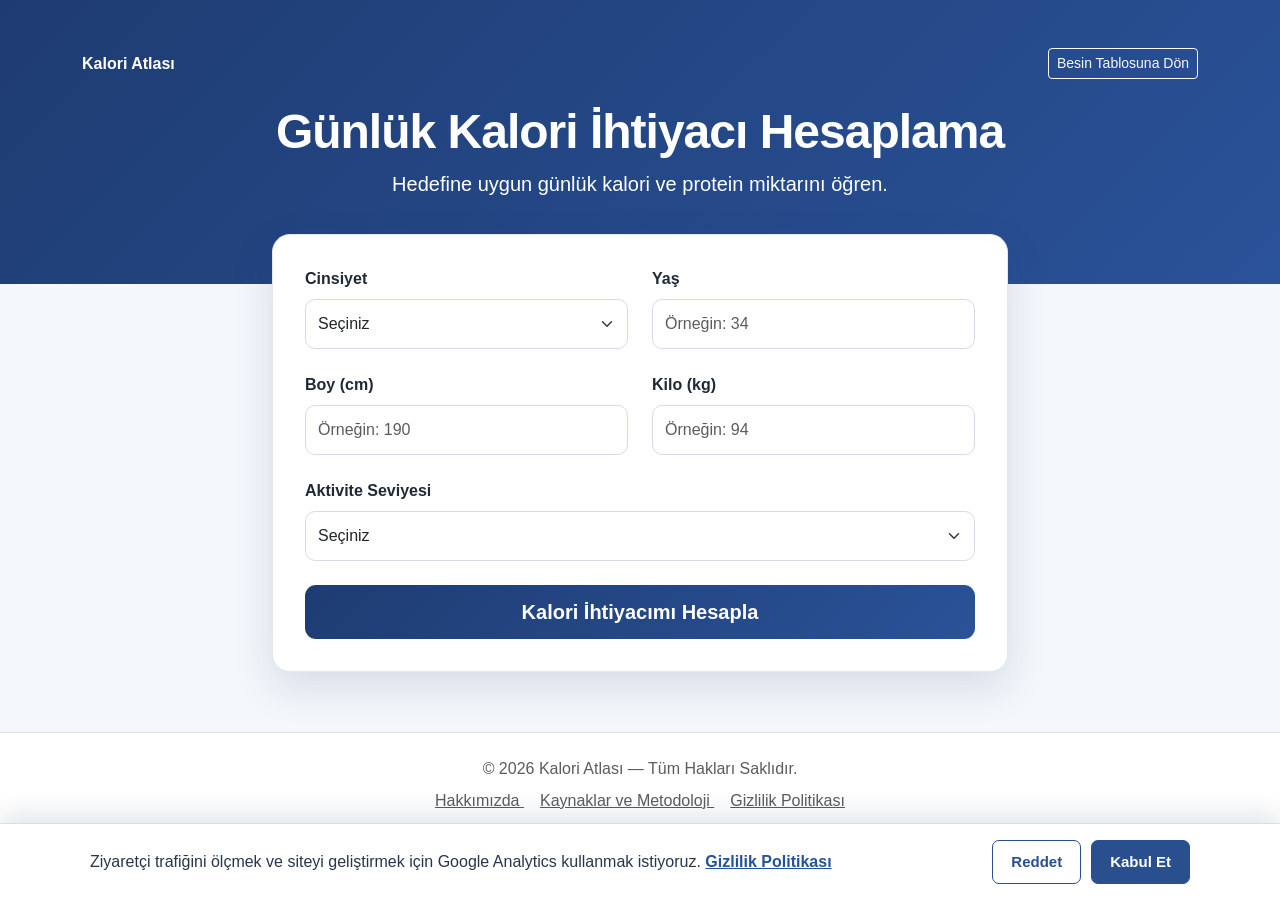
<file: hesaplayici.html>
<!DOCTYPE html>
<html lang="tr">
<head>
  <meta charset="UTF-8">
  <meta name="viewport" content="width=device-width, initial-scale=1.0">

  <title>Günlük Kalori İhtiyacı Hesaplama | Kalori Atlası</title>

  <meta
    name="description"
    content="Yaş, boy, kilo, cinsiyet ve aktivite seviyenize göre günlük kalori ihtiyacınızı hesaplayın."
  >
  <meta name="robots" content="index, follow">

  <link
    rel="canonical"
    href="https://www.kaloriatlas.com/hesaplayici.html"
  >

  <meta property="og:locale" content="tr_TR">
  <meta property="og:type" content="website">
  <meta property="og:site_name" content="Kalori Atlası">

  <meta
    property="og:title"
    content="Günlük Kalori İhtiyacı Hesaplama | Kalori Atlası"
  >

  <meta
    property="og:description"
    content="Yaş, boy, kilo, cinsiyet ve aktivite seviyenize göre günlük kalori ve protein ihtiyacınızı hesaplayın."
  >

  <meta
    property="og:url"
    content="https://www.kaloriatlas.com/hesaplayici.html"
  >

  <meta name="twitter:card" content="summary">
  <link
    href="https://cdn.jsdelivr.net/npm/bootstrap@5.3.0/dist/css/bootstrap.min.css"
    rel="stylesheet"
  >

  <link rel="stylesheet" href="style.css">
  <link rel="stylesheet" href="hesaplayici.css">
</head>

<body>
  <header class="hero-section calculator-hero">
    <div class="container">
      <div class="d-flex justify-content-between align-items-center mb-4">
        <a href="index.html" class="text-white text-decoration-none fw-bold">
          Kalori Atlası
        </a>

        <a href="index.html" class="btn btn-outline-light btn-sm">
          Besin Tablosuna Dön
        </a>
      </div>

      <div class="text-center">
        <h1 class="display-5 fw-bold">
          Günlük Kalori İhtiyacı Hesaplama
        </h1>

        <p class="lead mb-0">
          Hedefine uygun günlük kalori ve protein miktarını öğren.
        </p>
      </div>
    </div>
  </header>

  <main class="container calculator-container">
    <div class="row justify-content-center">
      <div class="col-lg-8">
        <section class="calculator-card">
          <form id="calorieForm">
            <div class="row g-4">
              <div class="col-md-6">
                <label for="gender" class="form-label">
                  Cinsiyet
                </label>

                <select id="gender" class="form-select" required>
                  <option value="">Seçiniz</option>
                  <option value="male">Erkek</option>
                  <option value="female">Kadın</option>
                </select>
              </div>

              <div class="col-md-6">
                <label for="age" class="form-label">
                  Yaş
                </label>

                <input
                  type="number"
                  id="age"
                  class="form-control"
                  min="15"
                  max="100"
                  placeholder="Örneğin: 34"
                  required
                >
              </div>

              <div class="col-md-6">
                <label for="height" class="form-label">
                  Boy (cm)
                </label>

                <input
                  type="number"
                  id="height"
                  class="form-control"
                  min="120"
                  max="230"
                  placeholder="Örneğin: 190"
                  required
                >
              </div>

              <div class="col-md-6">
                <label for="weight" class="form-label">
                  Kilo (kg)
                </label>

                <input
                  type="number"
                  id="weight"
                  class="form-control"
                  min="35"
                  max="300"
                  step="0.1"
                  placeholder="Örneğin: 94"
                  required
                >
              </div>

              <div class="col-12">
                <label for="activity" class="form-label">
                  Aktivite Seviyesi
                </label>

                <select id="activity" class="form-select" required>
                  <option value="">Seçiniz</option>

                  <option value="1.2">
                    Hareketsiz — Çok az egzersiz
                  </option>

                  <option value="1.375">
                    Hafif Aktif — Haftada 1-3 gün
                  </option>

                  <option value="1.55">
                    Orta Aktif — Haftada 3-5 gün
                  </option>

                  <option value="1.725">
                    Çok Aktif — Haftada 6-7 gün
                  </option>

                  <option value="1.9">
                    Aşırı Aktif — Yoğun antrenman veya fiziksel iş
                  </option>
                </select>
              </div>

              <div class="col-12">
                <button
                  type="submit"
                  class="btn btn-primary btn-lg w-100"
                >
                  Kalori İhtiyacımı Hesapla
                </button>
              </div>
            </div>
          </form>
        </section>

        <section id="calculatorResults" class="results-section d-none">
          <h2 class="h3 text-center mb-4">
            Günlük hedeflerin
          </h2>

          <div class="row g-3">
            <div class="col-md-6">
              <div class="result-card">
                <span>Bazal metabolizma</span>
                <strong id="bmrResult">0 kcal</strong>
              </div>
            </div>

            <div class="col-md-6">
              <div class="result-card featured-result">
                <span>Kilo koruma</span>
                <strong id="maintenanceResult">0 kcal</strong>
                <button
  type="button"
  class="btn btn-light mt-3 transfer-target"
  data-goal="maintenance"
>
  Günlük Takibe Aktar
</button>
              </div>
            </div>

            <div class="col-md-6">
              <div class="result-card">
                <span>Kilo verme</span>
                <strong id="lossResult">0 kcal</strong>
                <button
  type="button"
  class="btn btn-outline-primary mt-3 transfer-target"
  data-goal="loss"
>
  Günlük Takibe Aktar
</button>
              </div>
            </div>

            <div class="col-md-6">
              <div class="result-card">
                <span>Kilo alma</span>
                <strong id="gainResult">0 kcal</strong>
                <button
  type="button"
  class="btn btn-outline-primary mt-3 transfer-target"
  data-goal="gain"
>
  Günlük Takibe Aktar
</button>
              </div>
            </div>

            <div class="col-12">
              <div class="result-card protein-result">
                <span>Günlük protein hedefi</span>
                <strong id="proteinResult">0 g</strong>
              </div>
            </div>
          </div>

          <p class="calculator-note">
            Sonuçlar genel tahmindir. Sağlık sorununuz veya özel bir
            beslenme ihtiyacınız varsa doktor ya da diyetisyene danışın.
          </p>
        </section>
      </div>
    </div>
  </main>

  <footer class="text-center py-4 text-muted border-top">
  <p class="mb-0">
    © 2026 Kalori Atlası — Tüm Hakları Saklıdır.
  </p>

  <div class="mt-2">
    <a href="/hakkimizda.html" class="text-muted me-3">
      Hakkımızda
    </a>

    <a href="/kaynaklar.html" class="text-muted me-3">
      Kaynaklar ve Metodoloji
    </a>

    <a href="/gizlilik.html" class="text-muted">
      Gizlilik Politikası
    </a>
  </div>
</footer>
  <script src="analytics.js"></script>
  <script src="hesaplayici.js"></script>
</body>
</html>
</file>
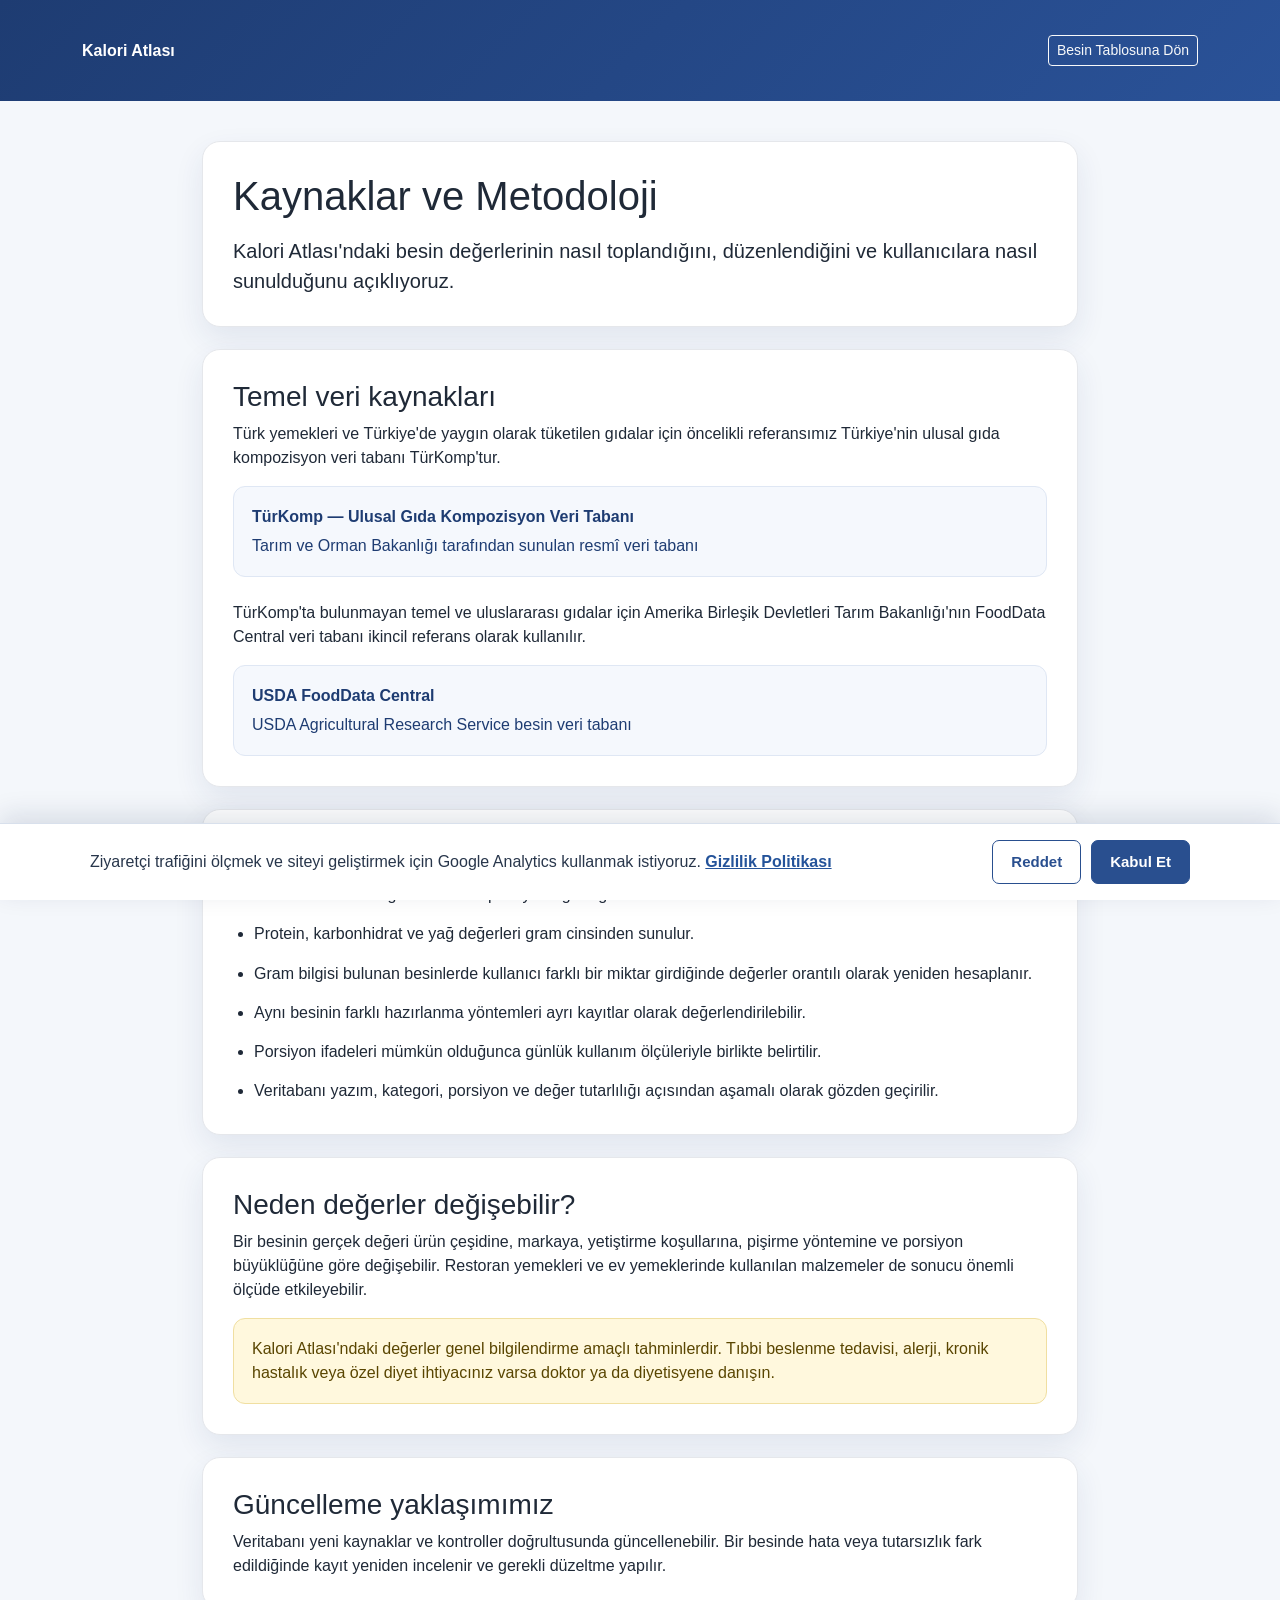
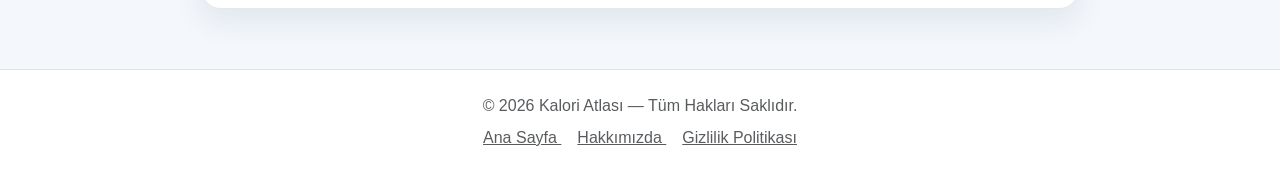
<file: kaynaklar.html>
<!DOCTYPE html>
<html lang="tr">
<head>
  <meta charset="UTF-8">

  <meta
    name="viewport"
    content="width=device-width, initial-scale=1.0"
  >

  <title>Kaynaklar ve Metodoloji | Kalori Atlası</title>

  <meta
    name="description"
    content="Kalori Atlası besin verilerinin kaynaklarını, hesaplama yöntemlerini ve porsiyon değerleriyle ilgili açıklamaları inceleyin."
  >

  <meta name="robots" content="index, follow">

  <link
    rel="canonical"
    href="https://www.kaloriatlas.com/kaynaklar.html"
  >

  <meta property="og:locale" content="tr_TR">
  <meta property="og:type" content="website">
  <meta property="og:site_name" content="Kalori Atlası">

  <meta
    property="og:title"
    content="Kaynaklar ve Metodoloji | Kalori Atlası"
  >

  <meta
    property="og:description"
    content="Kalori Atlası besin değerlerinin kaynaklarını ve hesaplama yöntemlerini inceleyin."
  >

  <meta
    property="og:url"
    content="https://www.kaloriatlas.com/kaynaklar.html"
  >

  <link
    href="https://cdn.jsdelivr.net/npm/bootstrap@5.3.0/dist/css/bootstrap.min.css"
    rel="stylesheet"
  >

  <link rel="stylesheet" href="style.css">

  <style>
    .sources-hero {
      padding: 35px 0;
    }

    .sources-page {
      max-width: 900px;
      margin: 40px auto 60px;
    }

    .sources-card {
      margin-bottom: 22px;
      padding: 30px;
      background: white;
      border: 1px solid #e5e7eb;
      border-radius: 18px;
      box-shadow: 0 12px 30px rgba(30, 60, 114, 0.09);
    }

    .source-link {
      display: block;
      margin-top: 15px;
      padding: 18px;
      color: #1e3c72;
      background: #f5f8fd;
      border: 1px solid #dfe7f4;
      border-radius: 12px;
      text-decoration: none;
    }

    .source-link:hover {
      color: #16315e;
      border-color: #9fb5dd;
    }

    .source-link strong {
      display: block;
      margin-bottom: 5px;
    }

    .method-list {
      margin-bottom: 0;
      padding-left: 21px;
    }

    .method-list li {
      margin-bottom: 12px;
      line-height: 1.7;
    }

    .method-list li:last-child {
      margin-bottom: 0;
    }

    .information-note {
      padding: 18px;
      color: #594500;
      background: #fff8dd;
      border: 1px solid #f0dfa1;
      border-radius: 12px;
    }

    @media (max-width: 768px) {
      .sources-page {
        margin-top: 24px;
      }

      .sources-card {
        padding: 20px;
      }
    }
  </style>
</head>

<body>
  <header class="hero-section sources-hero">
    <div class="container">
      <div class="d-flex justify-content-between align-items-center">
        <a
          href="/"
          class="text-white text-decoration-none fw-bold"
        >
          Kalori Atlası
        </a>

        <a
          href="/"
          class="btn btn-outline-light btn-sm"
        >
          Besin Tablosuna Dön
        </a>
      </div>
    </div>
  </header>

  <main class="container sources-page">
    <section class="sources-card">
      <h1 class="mb-3">
        Kaynaklar ve Metodoloji
      </h1>

      <p class="lead mb-0">
        Kalori Atlası'ndaki besin değerlerinin nasıl toplandığını,
        düzenlendiğini ve kullanıcılara nasıl sunulduğunu açıklıyoruz.
      </p>
    </section>

    <section class="sources-card">
      <h2 class="h3">
        Temel veri kaynakları
      </h2>

      <p>
        Türk yemekleri ve Türkiye'de yaygın olarak tüketilen gıdalar
        için öncelikli referansımız Türkiye'nin ulusal gıda
        kompozisyon veri tabanı TürKomp'tur.
      </p>

      <a
        class="source-link"
        href="https://turkomp.tarimorman.gov.tr/"
        target="_blank"
        rel="noopener noreferrer"
      >
        <strong>
          TürKomp — Ulusal Gıda Kompozisyon Veri Tabanı
        </strong>

        Tarım ve Orman Bakanlığı tarafından sunulan resmî veri tabanı
      </a>

      <p class="mt-4">
        TürKomp'ta bulunmayan temel ve uluslararası gıdalar için
        Amerika Birleşik Devletleri Tarım Bakanlığı'nın FoodData
        Central veri tabanı ikincil referans olarak kullanılır.
      </p>

      <a
        class="source-link"
        href="https://fdc.nal.usda.gov/"
        target="_blank"
        rel="noopener noreferrer"
      >
        <strong>
          USDA FoodData Central
        </strong>

        USDA Agricultural Research Service besin veri tabanı
      </a>
    </section>

    <section class="sources-card">
      <h2 class="h3">
        Verileri nasıl düzenliyoruz?
      </h2>

      <ul class="method-list">
        <li>
          Kalori ve makro değerleri verilen porsiyona göre gösterilir.
        </li>

        <li>
          Protein, karbonhidrat ve yağ değerleri gram cinsinden sunulur.
        </li>

        <li>
          Gram bilgisi bulunan besinlerde kullanıcı farklı bir miktar
          girdiğinde değerler orantılı olarak yeniden hesaplanır.
        </li>

        <li>
          Aynı besinin farklı hazırlanma yöntemleri ayrı kayıtlar
          olarak değerlendirilebilir.
        </li>

        <li>
          Porsiyon ifadeleri mümkün olduğunca günlük kullanım
          ölçüleriyle birlikte belirtilir.
        </li>

        <li>
          Veritabanı yazım, kategori, porsiyon ve değer tutarlılığı
          açısından aşamalı olarak gözden geçirilir.
        </li>
      </ul>
    </section>

    <section class="sources-card">
      <h2 class="h3">
        Neden değerler değişebilir?
      </h2>

      <p>
        Bir besinin gerçek değeri ürün çeşidine, markaya, yetiştirme
        koşullarına, pişirme yöntemine ve porsiyon büyüklüğüne göre
        değişebilir. Restoran yemekleri ve ev yemeklerinde kullanılan
        malzemeler de sonucu önemli ölçüde etkileyebilir.
      </p>

      <div class="information-note">
        Kalori Atlası'ndaki değerler genel bilgilendirme amaçlı
        tahminlerdir. Tıbbi beslenme tedavisi, alerji, kronik hastalık
        veya özel diyet ihtiyacınız varsa doktor ya da diyetisyene
        danışın.
      </div>
    </section>

    <section class="sources-card">
      <h2 class="h3">
        Güncelleme yaklaşımımız
      </h2>

      <p class="mb-0">
        Veritabanı yeni kaynaklar ve kontroller doğrultusunda
        güncellenebilir. Bir besinde hata veya tutarsızlık fark
        edildiğinde kayıt yeniden incelenir ve gerekli düzeltme
        yapılır.
      </p>
    </section>
  </main>

  <footer class="text-center py-4 text-muted border-top">
  <p class="mb-0">
    © 2026 Kalori Atlası — Tüm Hakları Saklıdır.
  </p>

  <div class="mt-2">
    <a href="/" class="text-muted me-3">
      Ana Sayfa
    </a>

    <a href="/hakkimizda.html" class="text-muted me-3">
      Hakkımızda
    </a>

    <a href="/gizlilik.html" class="text-muted">
      Gizlilik Politikası
    </a>
  </div>
</footer>
  <script src="analytics.js"></script>
</body>
</html>
</file>
<file: style.css>
:root {
  --primary-dark: #1e3c72;
  --primary: #2a5298;
  --page-background: #f4f7fb;
  --text-color: #1f2937;
  --border-color: #e5e7eb;
}

* {
  box-sizing: border-box;
}

body {
  margin: 0;
  background-color: var(--page-background);
  color: var(--text-color);
  font-family: "Segoe UI", Tahoma, Geneva, Verdana, sans-serif;
}

.hero-section {
  background: linear-gradient(
    135deg,
    var(--primary-dark) 0%,
    var(--primary) 100%
  );
  color: white;
  padding: 48px 0 36px;
}

.hero-section h1 {
  letter-spacing: -1px;
}

#searchInput {
  border: 3px solid rgba(255, 255, 255, 0.2);
  border-radius: 12px;
  box-shadow: 0 8px 24px rgba(0, 0, 0, 0.15);
}

#searchInput:focus {
  border-color: #79a7ff;
  box-shadow: 0 0 0 4px rgba(121, 167, 255, 0.25);
}

#categoryFilters {
  max-width: 1500px;
  margin: 0 auto;
}

#categoryFilters .btn {
  border-radius: 999px;
  padding: 7px 14px;
  transition:
    transform 0.15s ease,
    background-color 0.15s ease;
}

#categoryFilters .btn:hover {
  transform: translateY(-1px);
}

.table-responsive {
  border: 1px solid var(--border-color);
}

.table thead th {
  white-space: nowrap;
  padding-top: 14px;
  padding-bottom: 14px;
}

.table tbody td {
  padding-top: 11px;
  padding-bottom: 11px;
}

.table tbody tr {
  transition: background-color 0.15s ease;
}

.table tbody tr:hover {
  background-color: #f0f5ff;
}

.badge-macro {
  min-width: 48px;
  font-size: 0.85rem;
  padding: 6px 10px;
}

footer {
  background-color: white;
}

@media (max-width: 768px) {
  .hero-section {
    padding: 32px 0 20px;
  }

  .hero-section h1 {
    font-size: 2.3rem;
  }

  .hero-section .lead {
    padding: 0 12px;
    font-size: 1rem;
  }

  #categoryFilters {
    flex-wrap: nowrap !important;
    justify-content: flex-start !important;
    overflow-x: auto;
    padding: 4px 12px 12px;
    scrollbar-width: thin;
  }

  #categoryFilters .btn {
    flex: 0 0 auto;
  }

  main.container {
    margin-top: 24px !important;
    padding-right: 10px;
    padding-left: 10px;
  }

  .table-responsive {
    padding: 8px !important;
  }

  .table {
    min-width: 900px;
  }
}

@media (max-width: 480px) {
  .hero-section h1 {
    font-size: 2rem;
  }

  #searchInput {
    font-size: 1rem;
  }
}
.food-name-link {
  color: #172033;
  text-decoration: none;
  transition: color 0.15s ease;
}

.food-name-link:hover {
  color: #2a5298;
  text-decoration: underline;
}

.food-name-link:focus-visible {
  outline: 3px solid rgba(42, 82, 152, 0.25);
  outline-offset: 3px;
  border-radius: 3px;
}
</file>
<file: gunluk-takip.css>
* {
  box-sizing: border-box;
}

:root {
  --blue: #294f8f;
  --dark-blue: #16386f;
  --background: #f3f6fb;
  --border: #dce4ef;
  --text: #1f2937;
  --muted: #64748b;
  --white: #ffffff;
  --green: #15935a;
  --orange: #e89121;
  --red: #d84b4b;
}

body {
  margin: 0;
  background: var(--background);
  color: var(--text);
  font-family: Arial, sans-serif;
  line-height: 1.6;
}

button,
input,
select {
  font: inherit;
}

button {
  cursor: pointer;
}

.site-header {
  min-height: 96px;
  padding: 20px 4%;
  background: var(--blue);
  display: flex;
  align-items: center;
  justify-content: space-between;
}

.site-name {
  color: var(--white);
  font-size: 20px;
  font-weight: 700;
  text-decoration: none;
}

.back-link {
  padding: 8px 14px;
  border: 1px solid var(--white);
  border-radius: 6px;
  color: var(--white);
  text-decoration: none;
}

.tracker-container {
  width: min(1120px, 92%);
  margin: 48px auto;
}

.intro-card,
.section-card {
  margin-bottom: 28px;
  padding: 34px;
  background: var(--white);
  border: 1px solid var(--border);
  border-radius: 22px;
  box-shadow: 0 14px 32px rgba(29, 55, 95, 0.07);
}

.intro-card {
  display: flex;
  align-items: center;
  justify-content: space-between;
  gap: 30px;
}

.page-label {
  display: inline-block;
  margin-bottom: 10px;
  padding: 5px 12px;
  background: #edf3fc;
  border-radius: 999px;
  color: var(--dark-blue);
  font-weight: 700;
}

h1 {
  margin: 0 0 10px;
  font-size: 44px;
  line-height: 1.2;
}

h2 {
  margin: 0 0 5px;
  color: #132c55;
  font-size: 28px;
}

.intro-card p,
.section-heading p {
  margin: 0;
  color: var(--muted);
}

.primary-button,
.secondary-button {
  min-height: 46px;
  padding: 10px 18px;
  border-radius: 8px;
  font-weight: 700;
}

.primary-button {
  border: 1px solid var(--blue);
  background: var(--blue);
  color: var(--white);
}

.primary-button:hover {
  background: var(--dark-blue);
}

.secondary-button {
  border: 1px solid #cbd5e1;
  background: var(--white);
  color: #45546a;
  white-space: nowrap;
}

.secondary-button:hover {
  background: #f8fafc;
}

.section-heading {
  margin-bottom: 24px;
  display: flex;
  align-items: center;
  justify-content: space-between;
  gap: 20px;
}

.target-grid {
  display: grid;
  grid-template-columns: repeat(4, minmax(0, 1fr));
  gap: 16px;
}

label {
  color: #253650;
  font-weight: 700;
}

input,
select {
  width: 100%;
  min-height: 48px;
  margin-top: 7px;
  padding: 10px 13px;
  border: 1px solid #cbd5e1;
  border-radius: 8px;
  background: var(--white);
  color: var(--text);
  outline: none;
}

input:focus,
select:focus {
  border-color: var(--blue);
  box-shadow: 0 0 0 3px rgba(41, 79, 143, 0.12);
}

.input-with-unit {
  position: relative;
  display: block;
}

.input-with-unit input {
  padding-right: 54px;
}

.input-with-unit > span {
  position: absolute;
  right: 14px;
  bottom: 11px;
  color: var(--muted);
  font-weight: 600;
}

.save-target-button {
  grid-column: 1 / -1;
  justify-self: start;
  margin-top: 4px;
}

.summary-grid {
  margin-bottom: 28px;
  display: grid;
  grid-template-columns: repeat(4, minmax(0, 1fr));
  gap: 16px;
}

.summary-card {
  padding: 22px;
  background: var(--white);
  border: 1px solid var(--border);
  border-radius: 16px;
  box-shadow: 0 10px 24px rgba(29, 55, 95, 0.06);
}

.summary-title {
  margin-bottom: 15px;
  display: flex;
  align-items: center;
  justify-content: space-between;
  font-size: 18px;
  font-weight: 700;
}

.summary-title strong {
  color: var(--blue);
}

.progress-track {
  height: 9px;
  overflow: hidden;
  background: #e9eef5;
  border-radius: 999px;
}

.progress-value {
  width: 0;
  height: 100%;
  border-radius: inherit;
  transition: width 0.3s ease;
}

.calories-card .progress-value {
  background: var(--blue);
}

.protein-card .progress-value {
  background: var(--green);
}

.carbs-card .progress-value {
  background: #2878d0;
}

.fat-card .progress-value {
  background: var(--orange);
}

.summary-values {
  margin-top: 17px;
  display: flex;
  justify-content: space-between;
  gap: 10px;
}

.summary-values p {
  margin: 0;
  color: var(--muted);
  font-size: 14px;
}

.summary-values strong {
  display: block;
  margin-top: 3px;
  color: var(--text);
  font-size: 17px;
}

.food-form {
  display: grid;
  grid-template-columns: 1fr 2fr 1fr auto;
  align-items: end;
  gap: 16px;
}

.add-food-button {
  min-width: 145px;
}

.form-message {
  min-height: 24px;
  margin: 14px 0 0;
  color: var(--red);
  font-weight: 600;
}

.form-message.success {
  color: var(--green);
}

.diary-heading {
  padding-bottom: 18px;
  border-bottom: 1px solid var(--border);
}

.diary-heading strong {
  padding: 6px 12px;
  background: #edf3fc;
  border-radius: 999px;
  color: var(--dark-blue);
}

.empty-diary {
  padding: 34px 15px;
  color: var(--muted);
  text-align: center;
}

.diary-list {
  display: grid;
  gap: 20px;
}

.meal-group {
  overflow: hidden;
  border: 1px solid var(--border);
  border-radius: 14px;
}

.meal-title {
  margin: 0;
  padding: 13px 17px;
  background: #f6f8fc;
  color: var(--dark-blue);
  font-size: 18px;
}

.diary-entry {
  padding: 15px 17px;
  border-top: 1px solid var(--border);
  display: grid;
  grid-template-columns: minmax(160px, 1.5fr) repeat(5, 1fr) auto;
  align-items: center;
  gap: 12px;
}

.entry-food-name {
  font-weight: 700;
}

.entry-value {
  color: #526174;
  font-size: 14px;
}

.delete-entry-button {
  padding: 7px 10px;
  border: 1px solid #efcaca;
  border-radius: 6px;
  background: #fff7f7;
  color: #bd3030;
  font-weight: 700;
}

.delete-entry-button:hover {
  background: #feeaea;
}

.information-note {
  padding: 18px 22px;
  background: #fffaf0;
  border: 1px solid #f1dfb8;
  border-radius: 12px;
  color: #654f23;
}

footer {
  padding: 28px 20px;
  border-top: 1px solid var(--border);
  color: var(--muted);
  text-align: center;
}

footer p {
  margin: 0 0 8px;
}

footer a {
  display: inline-block;
  margin: 4px 8px;
  color: var(--blue);
}

@media (max-width: 900px) {
  .target-grid,
  .summary-grid {
    grid-template-columns: repeat(2, minmax(0, 1fr));
  }

  .food-form {
    grid-template-columns: 1fr 1fr;
  }

  .add-food-button {
    width: 100%;
  }

  .diary-entry {
    grid-template-columns: 1.4fr repeat(2, 1fr) auto;
  }

  .entry-value:nth-of-type(4),
  .entry-value:nth-of-type(5),
  .entry-value:nth-of-type(6) {
    display: none;
  }
}

@media (max-width: 600px) {
  .site-header {
    min-height: 78px;
    padding: 16px 20px;
  }

  .back-link {
    font-size: 14px;
  }

  .tracker-container {
    margin: 26px auto;
  }

  .intro-card,
  .section-card {
    padding: 22px;
    border-radius: 16px;
  }

  .intro-card {
    align-items: stretch;
    flex-direction: column;
  }

  h1 {
    font-size: 33px;
  }

  h2 {
    font-size: 24px;
  }

  .target-grid,
  .summary-grid,
  .food-form {
    grid-template-columns: 1fr;
  }

  .save-target-button,
  .secondary-button {
    width: 100%;
  }

  .summary-values {
    justify-content: flex-start;
    gap: 36px;
  }

  .section-heading {
    align-items: flex-start;
    flex-direction: column;
  }

  .diary-entry {
    grid-template-columns: 1fr auto;
  }

  .entry-value {
    display: none;
  }
}
</file>
<file: hesaplayici.css>
.calculator-hero {
  padding-bottom: 85px;
}

.calculator-container {
  margin-top: -50px;
  padding-bottom: 60px;
}

.calculator-card {
  padding: 32px;
  background: white;
  border: 1px solid #e5e7eb;
  border-radius: 18px;
  box-shadow: 0 15px 40px rgba(30, 60, 114, 0.14);
}

.calculator-card .form-label {
  margin-bottom: 8px;
  color: #1f2937;
  font-weight: 600;
}

.calculator-card .form-control,
.calculator-card .form-select {
  min-height: 50px;
  border: 1px solid #d5dbea;
  border-radius: 10px;
}

.calculator-card .form-control:focus,
.calculator-card .form-select:focus {
  border-color: #2a5298;
  box-shadow: 0 0 0 4px rgba(42, 82, 152, 0.12);
}

.calculator-card .btn-primary {
  min-height: 54px;
  border: none;
  border-radius: 11px;
  background: linear-gradient(135deg, #1e3c72, #2a5298);
  font-weight: 700;
}

.calculator-card .btn-primary:hover {
  background: linear-gradient(135deg, #193460, #244985);
}

.results-section {
  margin-top: 30px;
  padding: 30px;
  background: white;
  border: 1px solid #e5e7eb;
  border-radius: 18px;
  box-shadow: 0 12px 30px rgba(30, 60, 114, 0.1);
}

.result-card {
  display: flex;
  min-height: 115px;
  padding: 22px;
  flex-direction: column;
  justify-content: center;
  background: #f7f9fd;
  border: 1px solid #e1e7f1;
  border-radius: 14px;
}

.result-card span {
  margin-bottom: 7px;
  color: #667085;
  font-size: 0.95rem;
}

.result-card strong {
  color: #1e3c72;
  font-size: 1.7rem;
}

.featured-result {
  color: white;
  background: linear-gradient(135deg, #1e3c72, #2a5298);
  border: none;
}

.featured-result span,
.featured-result strong {
  color: white;
}

.protein-result {
  min-height: 100px;
  background: #eef8f2;
  border-color: #cce8d6;
}

.protein-result strong {
  color: #198754;
}

.calculator-note {
  margin: 24px 0 0;
  color: #6b7280;
  font-size: 0.9rem;
  line-height: 1.6;
  text-align: center;
}

@media (max-width: 768px) {
  .calculator-hero {
    padding-bottom: 70px;
  }

  .calculator-container {
    margin-top: -40px;
  }

  .calculator-card,
  .results-section {
    padding: 20px;
    border-radius: 14px;
  }

  .calculator-hero .d-flex {
    gap: 15px;
    align-items: flex-start !important;
    flex-direction: column;
  }
}
</file>
